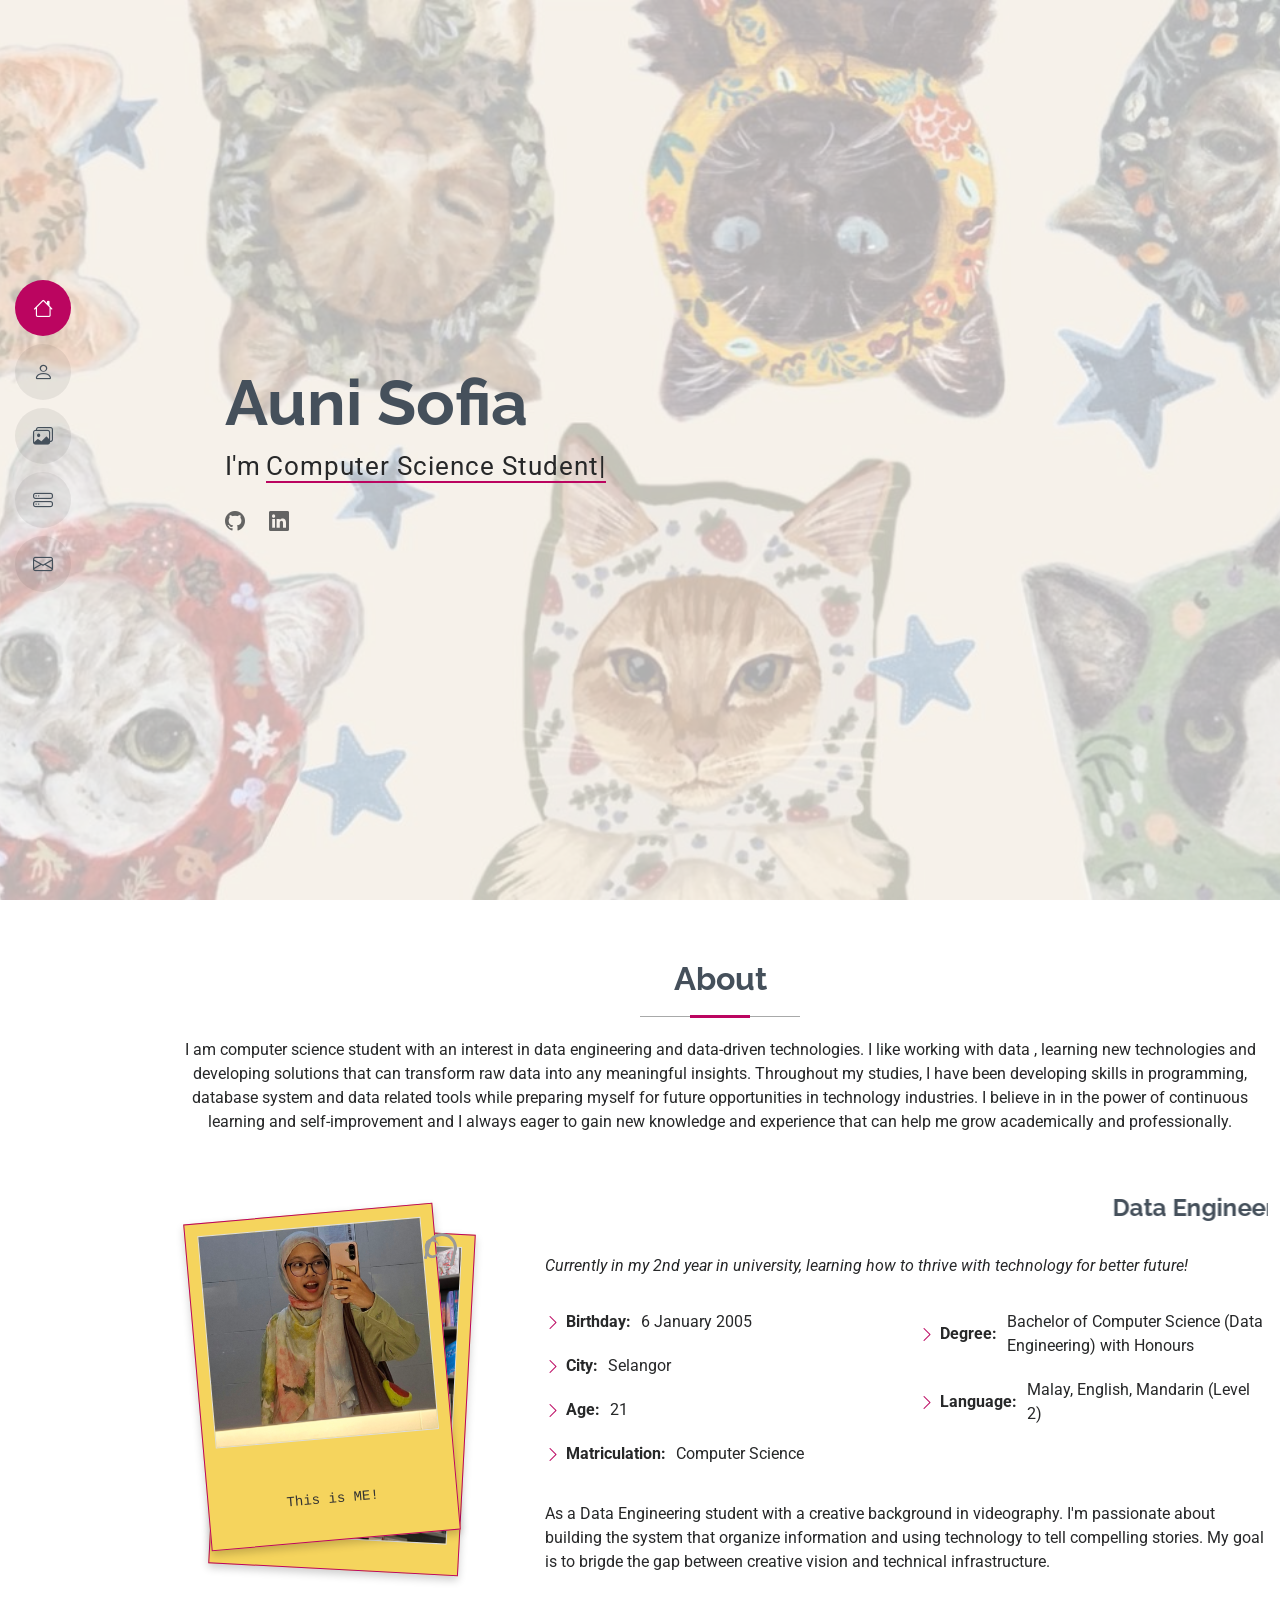
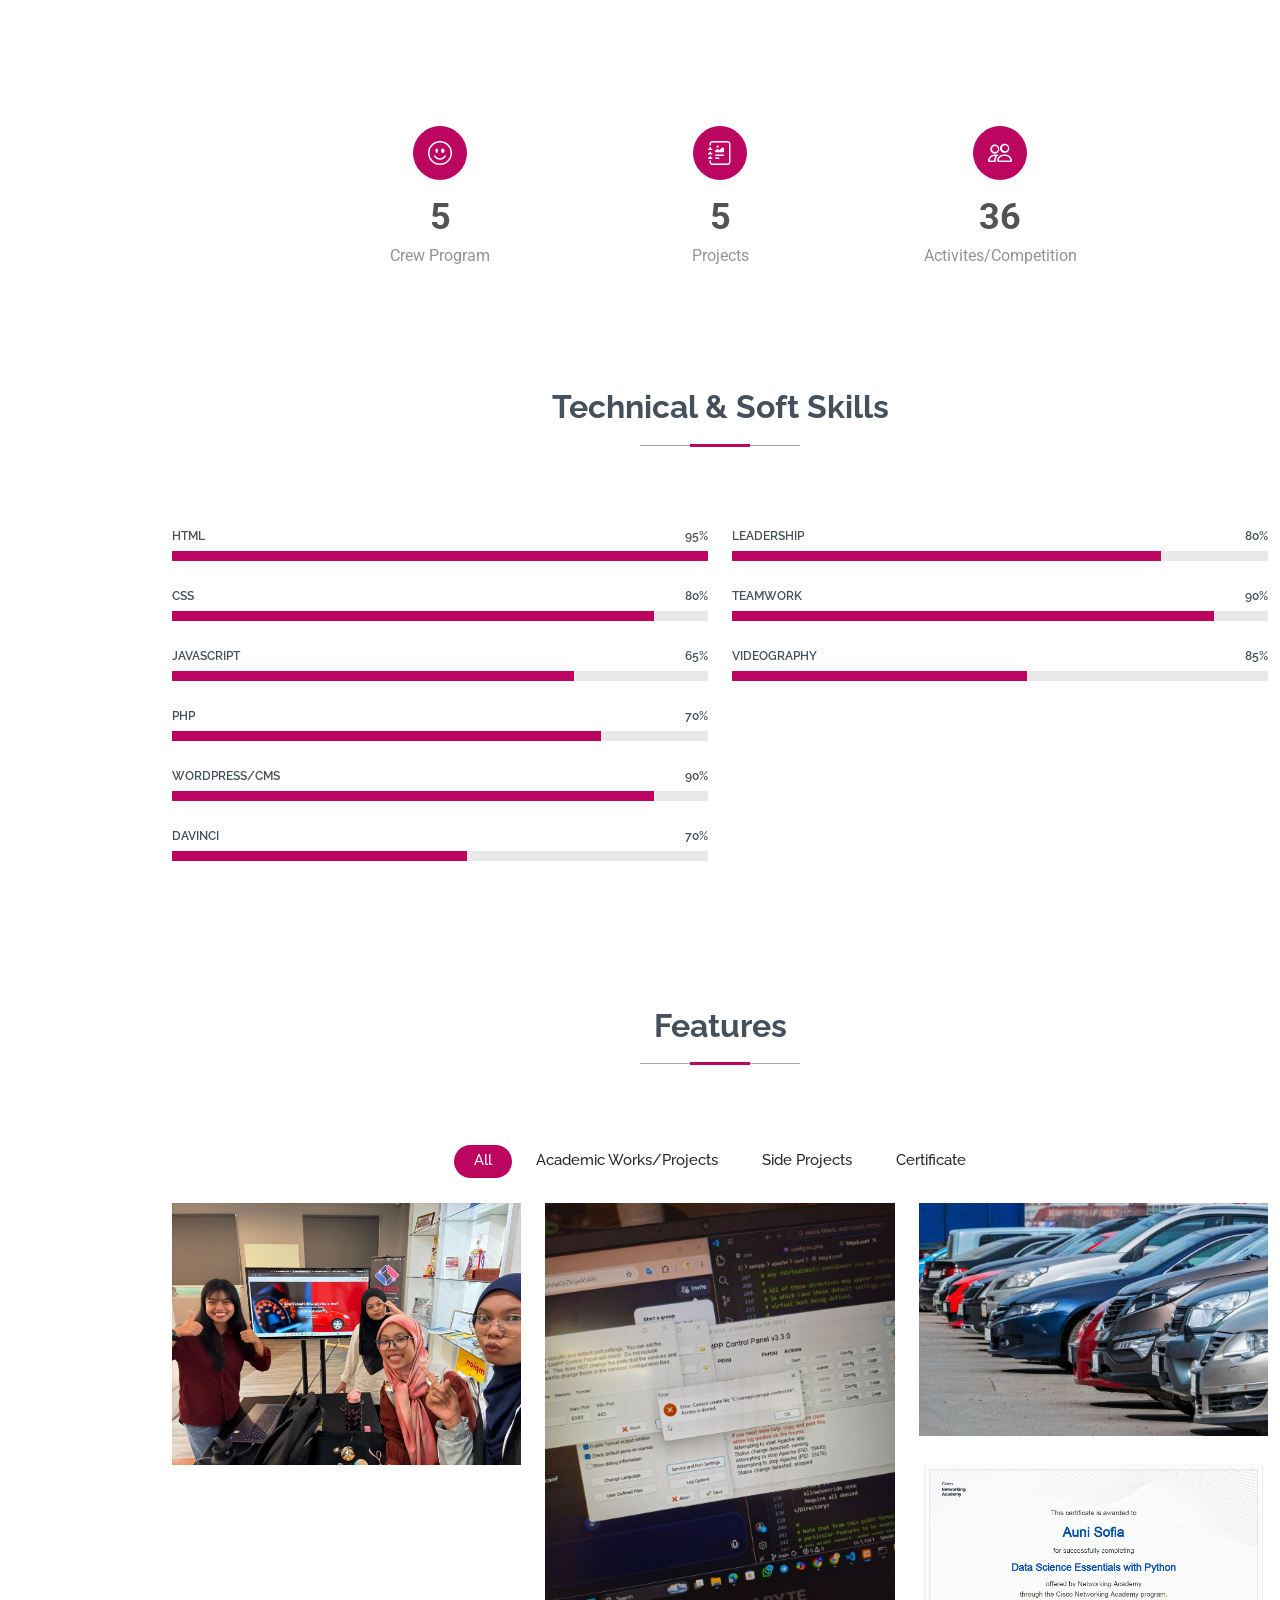
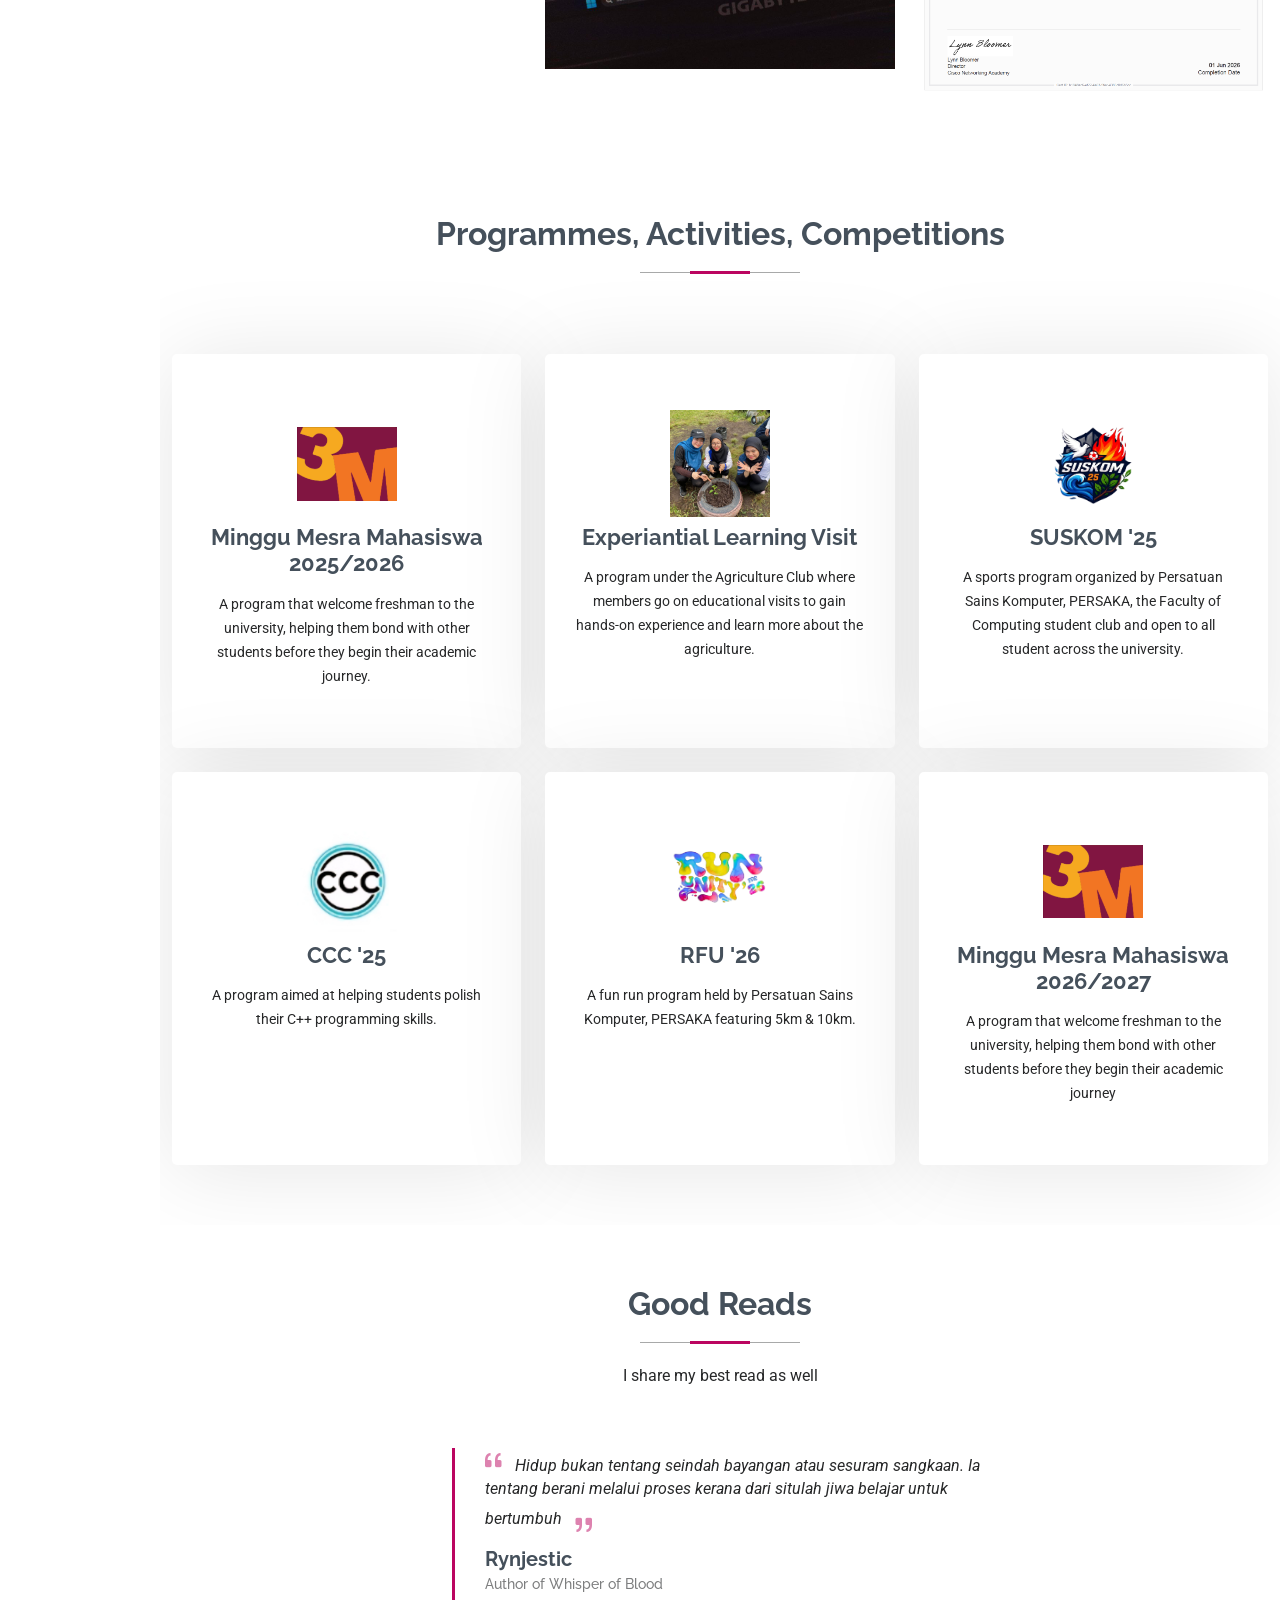
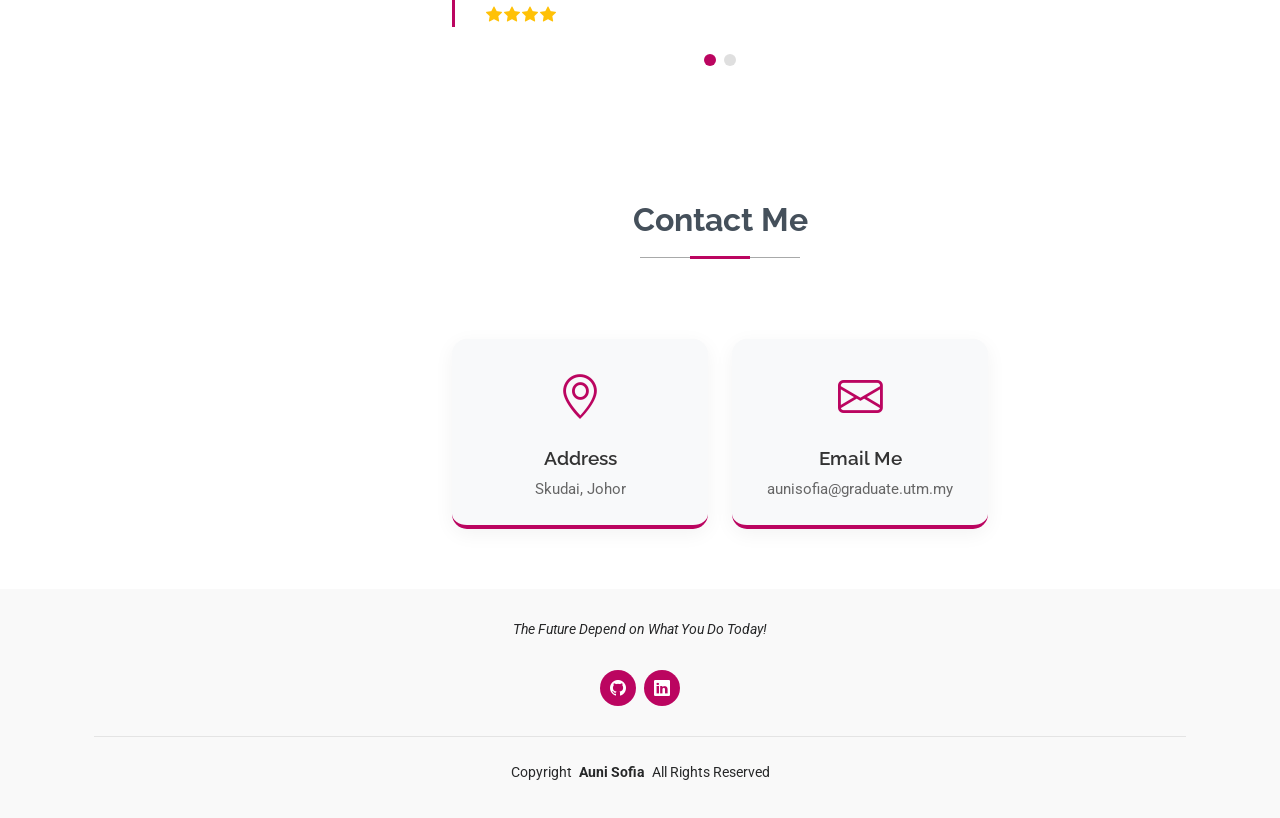
<file: index.html>
<!DOCTYPE html>
<html lang="en">

<head>
  <meta charset="utf-8">
  <meta content="width=device-width, initial-scale=1.0" name="viewport">
  <title>Auni Sofia Portfolio</title>
  <meta content="" name="description">
  <meta content="" name="keywords">

  <!-- Favicons -->
  <link href="assets/img/duckfavicon.png" rel="icon">
  <link href="assets/img/apple-touch-icon.png" rel="apple-touch-icon">

  <!-- Fonts -->
  <link href="https://fonts.googleapis.com" rel="preconnect">
  <link href="https://fonts.gstatic.com" rel="preconnect" crossorigin>
  <link href="https://fonts.googleapis.com/css2?family=Roboto:ital,wght@0,100;0,300;0,400;0,500;0,700;0,900;1,100;1,300;1,400;1,500;1,700;1,900&family=Poppins:ital,wght@0,100;0,200;0,300;0,400;0,500;0,600;0,700;0,800;0,900;1,100;1,200;1,300;1,400;1,500;1,600;1,700;1,800;1,900&family=Raleway:ital,wght@0,100;0,200;0,300;0,400;0,500;0,600;0,700;0,800;0,900;1,100;1,200;1,300;1,400;1,500;1,600;1,700;1,800;1,900&display=swap" rel="stylesheet">

  <!-- Vendor CSS Files -->
  <link href="assets/vendor/bootstrap/css/bootstrap.min.css" rel="stylesheet">
  <link href="assets/vendor/bootstrap-icons/bootstrap-icons.css" rel="stylesheet">
  <link href="assets/vendor/aos/aos.css" rel="stylesheet">
  <link href="assets/vendor/glightbox/css/glightbox.min.css" rel="stylesheet">
  <link href="assets/vendor/swiper/swiper-bundle.min.css" rel="stylesheet">

  <!-- Main CSS File -->
  <link href="assets/css/main.css" rel="stylesheet">

  <!-- =======================================================
  * Template Name: MyResume
  * Template URL: https://bootstrapmade.com/free-html-bootstrap-template-my-resume/
  * Updated: Jun 29 2024 with Bootstrap v5.3.3
  * Author: BootstrapMade.com
  * License: https://bootstrapmade.com/license/
  ======================================================== -->
</head>

<body class="index-page">

  <header id="header" class="header d-flex flex-column justify-content-center">

    <i class="header-toggle d-xl-none bi bi-list"></i>

    <nav id="navmenu" class="navmenu">
      <ul>
        <li><a href="#hero" class="active"><i class="bi bi-house navicon"></i><span>Home</span></a></li>
        <li><a href="#about"><i class="bi bi-person navicon"></i><span>About</span></a></li>

        <!-- <li><a href="#resume"><i class="bi bi-file-earmark-text navicon"></i><span>Resume</span></a></li> -->

        <li><a href="#portfolio"><i class="bi bi-images navicon"></i><span>Features</span></a></li>
        <li><a href="#services"><i class="bi bi-hdd-stack navicon"></i><span>Programs</span></a></li>
        <li><a href="#contact"><i class="bi bi-envelope navicon"></i><span>Contact</span></a></li>
      </ul>
    </nav>

  </header>

  <main class="main">

    <!-- Hero Section -->
    <section id="hero" class="hero section light-background">

      <img src="assets/img/Background.jpg" alt="">

      <div class="container" data-aos="zoom-out">
        <div class="row justify-content-center">
          <div class="col-lg-9">
            <h2>Auni Sofia</h2>
            <p>I'm <span class="typed" data-typed-items="Computer Science Student, Developer">Computer Science Student</span><span class="typed-cursor typed-cursor--blink" aria-hidden="true"></span></p>
            <div class="social-links">
              <a href="https://github.com/Aunisofia"><i class="bi bi-github"></i></a>
              <a href="https://www.linkedin.com/in/aunisofia05"><i class="bi bi-linkedin"></i></a>
            </div>
          </div>
        </div>
      </div>

    </section><!-- /Hero Section -->

    <!-- About Section -->
    <section id="about" class="about section">

      <!-- Section Title -->
      <div class="container section-title" data-aos="fade-up">
        <h2>About</h2>
        <p>I am computer science student with an interest in data engineering and data-driven technologies. I like working with data , learning new technologies and developing solutions that can transform raw data into any meaningful insights. 
          Throughout my studies, I have been developing skills in programming, database system and data related tools while preparing myself for future opportunities in technology industries. 
          I believe in in the power of continuous learning and self-improvement and I always eager to gain new knowledge and experience that can help me grow academically and professionally.</p>
      </div><!-- End Section Title -->

      <div class="container" data-aos="fade-up" data-aos-delay="100">

        <div class="row gy-4 justify-content-center">
          <div class="polaroid-stack">
            <div class="polaroid polaroid-1">
              <img src="assets/img/Auni2.jpg" alt="Ivonny Cyrena">
              <div class="polaroid-caption">This is ME!</div>
            </div>
            <div class="polaroid polaroid-2">
              <img src="assets/img/Auni1.jpg" alt="Ivonny Cyrena">
            </div>
            <!-- Paperclip -->
            <div class="paperclip"></div>
          </div>
          <div class="col-lg-8 content">
            <marquee behavior="scroll" direction="left">
              <h2>Data Engineering Student</h2>
            </marquee>
            <p class="fst-italic py-3">
              Currently in my 2nd year in university, learning how to thrive with technology for better future!
            </p>
            <div class="row">
              <div class="col-lg-6">
                <ul>
                  <li><i class="bi bi-chevron-right"></i> <strong>Birthday:</strong> <span>6 January 2005</span></li>
                  <li><i class="bi bi-chevron-right"></i> <strong>City:</strong> <span>Selangor</span></li>
                  <li><i class="bi bi-chevron-right"></i> <strong>Age:</strong> <span>21</span></li>
                  <li><i class="bi bi-chevron-right"></i> <strong>Matriculation:</strong> <span>Computer Science</span></li>
                </ul>
              </div>
              <div class="col-lg-6">
                <ul>
                  
                  <li><i class="bi bi-chevron-right"></i> <strong>Degree:</strong> <span>Bachelor of Computer Science (Data Engineering) with Honours</span></li>
                  <li><i class="bi bi-chevron-right"></i> <strong>Language:</strong> <span>Malay, English, Mandarin (Level 2)</span></li>
                </ul>
              </div>
            </div>
            <p class="py-3">
              As a Data Engineering student with a creative background in videography. I'm passionate about building the system that organize information and using technology to tell compelling stories.
              My goal is to brigde the gap between creative vision and technical infrastructure.
            </p>
          </div>
        </div>

      </div>

    </section><!-- /About Section -->

    <!-- Stats Section -->
    <section id="stats" class="stats section">

      <div class="container" data-aos="fade-up" data-aos-delay="100">

        <div class="row gy-4 justify-content-center">

          <div class="col-lg-3 col-md-6 d-flex flex-column align-items-center">
            <i class="bi bi-emoji-smile"></i>
            <div class="stats-item">
              <span data-purecounter-start="0" data-purecounter-end="7" data-purecounter-duration="1" class="purecounter"></span>
              <p>Crew Program</p>
            </div>
          </div><!-- End Stats Item -->

          <div class="col-lg-3 col-md-6 d-flex flex-column align-items-center">
            <i class="bi bi-journal-richtext"></i>
            <div class="stats-item">
              <span data-purecounter-start="0" data-purecounter-end="6" data-purecounter-duration="1" class="purecounter"></span>
              <p>Projects</p>
            </div>
          </div><!-- End Stats Item -->

          <div class="col-lg-3 col-md-6 d-flex flex-column align-items-center">
            <i class="bi bi-people"></i>
            <div class="stats-item">
              <span data-purecounter-start="0" data-purecounter-end="48" data-purecounter-duration="1" class="purecounter"></span>
              <p>Activites/Competition</p>
            </div>
          </div><!-- End Stats Item -->

        </div>

      </div>

    </section><!-- /Stats Section -->

    <!-- Skills Section -->
    <section id="skills" class="skills section">

      <!-- Section Title -->
      <div class="container section-title" data-aos="fade-up">
        <h2>Technical & Soft Skills</h2>
      </div><!-- End Section Title -->

      <div class="container" data-aos="fade-up" data-aos-delay="100">

        <div class="row skills-content skills-animation">

          <div class="col-lg-6">

            <div class="progress">
              <span class="skill"><span>HTML</span> <i class="val">95%</i></span>
              <div class="progress-bar-wrap">
                <div class="progress-bar" role="progressbar" aria-valuenow="100" aria-valuemin="0" aria-valuemax="100"></div>
              </div>
            </div><!-- End Skills Item -->

            <div class="progress">
              <span class="skill"><span>CSS</span> <i class="val">80%</i></span>
              <div class="progress-bar-wrap">
                <div class="progress-bar" role="progressbar" aria-valuenow="90" aria-valuemin="0" aria-valuemax="100"></div>
              </div>
            </div><!-- End Skills Item -->

            <div class="progress">
              <span class="skill"><span>JavaScript</span> <i class="val">65%</i></span>
              <div class="progress-bar-wrap">
                <div class="progress-bar" role="progressbar" aria-valuenow="75" aria-valuemin="0" aria-valuemax="100"></div>
              </div>
            </div><!-- End Skills Item -->

             <div class="progress">
              <span class="skill"><span>PHP</span> <i class="val">70%</i></span>
              <div class="progress-bar-wrap">
                <div class="progress-bar" role="progressbar" aria-valuenow="80" aria-valuemin="0" aria-valuemax="100"></div>
              </div>
            </div><!-- End Skills Item -->

            <div class="progress">
              <span class="skill"><span>WordPress/CMS</span> <i class="val">90%</i></span>
              <div class="progress-bar-wrap">
                <div class="progress-bar" role="progressbar" aria-valuenow="90" aria-valuemin="0" aria-valuemax="100"></div>
              </div>
            </div><!-- End Skills Item -->

            <div class="progress">
              <span class="skill"><span>DaVinci</span> <i class="val">70%</i></span>
              <div class="progress-bar-wrap">
                <div class="progress-bar" role="progressbar" aria-valuenow="55" aria-valuemin="0" aria-valuemax="100"></div>
              </div>
            </div><!-- End Skills Item -->

          </div>

          <div class="col-lg-6">

            <div class="progress">
              <span class="skill"><span>Leadership</span> <i class="val">80%</i></span>
              <div class="progress-bar-wrap">
                <div class="progress-bar" role="progressbar" aria-valuenow="80" aria-valuemin="0" aria-valuemax="100"></div>
              </div>
            </div><!-- End Skills Item -->

            <div class="progress">
              <span class="skill"><span>Teamwork</span> <i class="val">90%</i></span>
              <div class="progress-bar-wrap">
                <div class="progress-bar" role="progressbar" aria-valuenow="90" aria-valuemin="0" aria-valuemax="100"></div>
              </div>
            </div><!-- End Skills Item -->

            <div class="progress">
              <span class="skill"><span>Videography</span> <i class="val">85%</i></span>
              <div class="progress-bar-wrap">
                <div class="progress-bar" role="progressbar" aria-valuenow="55" aria-valuemin="0" aria-valuemax="100"></div>
              </div>
            </div><!-- End Skills Item -->

          </div>

        </div>

      </div>

    </section><!-- /Skills Section -->

    <!--
    <section id="resume" class="resume section">

      <div class="container section-title" data-aos="fade-up">
        <h2>Resume</h2>
        <a href="Resume/Resume Auni sofia binti abd rahman.pdf" target="_blank">Click here for full Resume</a>
      </div>

      <div class="container">

        <div class="row">

          <div class="col-lg-6" data-aos="fade-up" data-aos-delay="100">
            <h3 class="resume-title">Summary</h3>

            <div class="resume-item pb-0">
              <h4>Auni Sofia</h4>
              <p><em>Dedicated IT student seeking an internship...</em></p>
              <ul>
                <li>Selangor</li>
                <li>+60 139988051</li>
                <li>aunisofia@graduate.utm.my</li>
              </ul>
            </div>
          </div>
        </div>
      </div>
    </section>

    <h3 class="resume-title">Education</h3>
    <div class="resume-item">
      <h4>Bachelor of Computer Science (Data Engineering) with Honours</h4>
      <h5>2024 - Present</h5>
      <p><em>University Teknologi Malaysia, Johor Bahru</em></p>
    </div>

    <div class="resume-item">
      <h4>Computer Science</h4>
      <h5>2023 - 2024</h5>
      <p><em>Malacca Matriculation College</em></p>
    </div>

    <div class="col-lg-6" data-aos="fade-up" data-aos-delay="200">
      <h3 class="resume-title">Professional Experience</h3>
      <div class="resume-item">
        <h4>VEHICLE RENTAL WEB DEVELOPER</h4>
        <h5>2025 - 2026</h5>
        <p><em>Hasta Travels and Tours</em></p>
        <ul>
          <li>Collaborated with teammates to design, develop and deploy the full functional vehicle renting website...</li>
          <li>Build and maintained the database to securely store client, staff, booking and payment information...</li>
          <li>Produced detailed documentation and report such as Software Requirement Specification...</li>
          <li>Created presentations to showcase project progress and final deliverables...</li>
        </ul>
      </div>

      <div class="resume-item">
        <h4>STUDENT MANAGEMENT SYSTEM WEB DEVELOPER</h4>
        <h5>2026</h5>
        <p><em>Academic Project - System Development Technology</em></p>
        <ul>
          <li>Developed a web-based Student Management System using XAMPP, HTML, CSS, PHP and MySQL...</li>
          <li>Assisted administrator work in adding new student and staff...</li>
          <li>Implemented functionality for students to register for each course...</li>
          <li>Design and built a database to securely store student, staff, course and enrollment information.</li>
          <li>Produce supporting documentation for the future reference and maintenance.</li>
        </ul>
      </div>
    </div>
-->


    <!-- Portfolio Section -->
    <section id="portfolio" class="portfolio section">

      <!-- Section Title -->
      <div class="container section-title" data-aos="fade-up">
        <h2>Features</h2>
      </div><!-- End Section Title -->

      <div class="container">

        <div class="isotope-layout" data-default-filter="*" data-layout="masonry" data-sort="original-order">

          <ul class="portfolio-filters isotope-filters" data-aos="fade-up" data-aos-delay="100">
            <li data-filter="*" class="filter-active">All</li>
            <li data-filter=".filter-app">Academic Works/Projects</li>
            <li data-filter=".filter-product">Side Projects</li>
            <li data-filter=".filter-branding">Certificate</li>
          </ul><!-- End Portfolio Filters -->

          <div class="row gy-4 isotope-container" data-aos="fade-up" data-aos-delay="200">

            <div class="col-lg-4 col-md-6 portfolio-item isotope-item filter-app">
              <img src="assets/img/hasta/hasta2.jpg" class="img-fluid" alt="">
              <div class="portfolio-info">
                <h4>Vehicle Booking System</h4>
                <p>Hasta Travel and Tours</p>
                <a href="hasta.html" title="More Details" class="details-link"><i class="bi bi-link-45deg"></i></a>
              </div>
            </div><!-- End Portfolio Item -->

            <!--<div class="col-lg-4 col-md-6 portfolio-item isotope-item filter-product">
              <img src="assets/img/masonry-portfolio/masonry-portfolio-2.jpg" class="img-fluid" alt="">
              <div class="portfolio-info">
                <h4>Product 1</h4>
                <p>Lorem ipsum, dolor sit</p>
                <a href="assets/img/masonry-portfolio/masonry-portfolio-2.jpg" title="Product 1" data-gallery="portfolio-gallery-product" class="glightbox preview-link"><i class="bi bi-zoom-in"></i></a>
                <a href="portfolio-details.html" title="More Details" class="details-link"><i class="bi bi-link-45deg"></i></a>
              </div>
            </div> --><!-- End Portfolio Item -->

            <!--<div class="col-lg-4 col-md-6 portfolio-item isotope-item filter-branding">
              <img src="assets/img/masonry-portfolio/masonry-portfolio-3.jpg" class="img-fluid" alt="">
              <div class="portfolio-info">
                <h4>Branding 1</h4>
                <p>Lorem ipsum, dolor sit</p>
                <a href="assets/img/masonry-portfolio/masonry-portfolio-3.jpg" title="Branding 1" data-gallery="portfolio-gallery-branding" class="glightbox preview-link"><i class="bi bi-zoom-in"></i></a>
                <a href="portfolio-details.html" title="More Details" class="details-link"><i class="bi bi-link-45deg"></i></a>
              </div>
            </div> --><!-- End Portfolio Item -->

            <div class="col-lg-4 col-md-6 portfolio-item isotope-item filter-app">
              <img src="assets/img/sms/sms1.jpg" class="img-fluid" alt="">
              <div class="portfolio-info">
                <h4>Student Management System</h4>
                <p>System Development Technology</p>
                <a href="sms.html" title="More Details" class="details-link"><i class="bi bi-link-45deg"></i></a>
              </div>
            </div><!-- End Portfolio Item -->

            <div class="col-lg-4 col-md-6 portfolio-item isotope-item filter-app">
              <img src="assets/img/dapProject/usedcar1.jpg" class="img-fluid" alt="">
              <div class="portfolio-info">
                <h4>Used Car Price Prediction</h4>
                <p>Data Analytic Programming</p>
                <a href="dapProject.html" title="More Details" class="details-link"><i class="bi bi-link-45deg"></i></a>
              </div>
            </div><!-- End Portfolio Item -->

            <!--<div class="col-lg-4 col-md-6 portfolio-item isotope-item filter-product">
              <img src="assets/img/masonry-portfolio/masonry-portfolio-5.jpg" class="img-fluid" alt="">
              <div class="portfolio-info">
                <h4>Product 2</h4>
                <p>Lorem ipsum, dolor sit</p>
                <a href="assets/img/masonry-portfolio/masonry-portfolio-5.jpg" title="Product 2" data-gallery="portfolio-gallery-product" class="glightbox preview-link"><i class="bi bi-zoom-in"></i></a>
                <a href="portfolio-details.html" title="More Details" class="details-link"><i class="bi bi-link-45deg"></i></a>
              </div>
            </div> --><!-- End Portfolio Item -->

            <!--<div class="col-lg-4 col-md-6 portfolio-item isotope-item filter-branding">
              <img src="assets/img/masonry-portfolio/masonry-portfolio-6.jpg" class="img-fluid" alt="">
              <div class="portfolio-info">
                <h4>Branding 2</h4>
                <p>Lorem ipsum, dolor sit</p>
                <a href="assets/img/masonry-portfolio/masonry-portfolio-6.jpg" title="Branding 2" data-gallery="portfolio-gallery-branding" class="glightbox preview-link"><i class="bi bi-zoom-in"></i></a>
                <a href="portfolio-details.html" title="More Details" class="details-link"><i class="bi bi-link-45deg"></i></a>
              </div>
            </div> --><!-- End Portfolio Item -->

            <!--<div class="col-lg-4 col-md-6 portfolio-item isotope-item filter-app">
              <img src="assets/img/masonry-portfolio/masonry-portfolio-7.jpg" class="img-fluid" alt="">
              <div class="portfolio-info">
                <h4>App 3</h4>
                <p>Lorem ipsum, dolor sit</p>
                <a href="assets/img/masonry-portfolio/masonry-portfolio-7.jpg" title="App 3" data-gallery="portfolio-gallery-app" class="glightbox preview-link"><i class="bi bi-zoom-in"></i></a>
                <a href="portfolio-details.html" title="More Details" class="details-link"><i class="bi bi-link-45deg"></i></a>
              </div>
            </div> --><!-- End Portfolio Item -->

            <!--<div class="col-lg-4 col-md-6 portfolio-item isotope-item filter-product">
              <img src="assets/img/masonry-portfolio/masonry-portfolio-8.jpg" class="img-fluid" alt="">
              <div class="portfolio-info">
                <h4>Product 3</h4>
                <p>Lorem ipsum, dolor sit</p>
                <a href="assets/img/masonry-portfolio/masonry-portfolio-8.jpg" title="Product 3" data-gallery="portfolio-gallery-product" class="glightbox preview-link"><i class="bi bi-zoom-in"></i></a>
                <a href="portfolio-details.html" title="More Details" class="details-link"><i class="bi bi-link-45deg"></i></a>
              </div>
            </div> --><!-- End Portfolio Item -->

            <div class="col-lg-4 col-md-6 portfolio-item isotope-item filter-branding">
              <img src="assets/img/License%26Certificate/Screenshot%202026-07-29%20214131.png" class="img-fluid" alt="Data Science Certificate">
              <div class="portfolio-info">
                <h4>Data Science Essentials with Python</h4>
                <p>Data Analytic Programming</p>
              </div>
            </div><!-- End Portfolio Item -->

          </div><!-- End Portfolio Container -->

        </div>

      </div>

    </section><!-- /Portfolio Section -->

    <!-- Services Section -->
    <section id="services" class="services section">

      <!-- Section Title -->
      <div class="container section-title" data-aos="fade-up">
        <h2>Programmes, Activities, Competitions</h2>
      </div><!-- End Section Title -->

      <div class="container">

        <div class="row gy-4">

          <div class="col-lg-4 col-md-6" data-aos="fade-up" data-aos-delay="100">
            <div class="service-item item-cyan position-relative">
              <div class="icon">
                <img src="assets/img/logo3M.png" class="img-fluid" alt="">
              </div>
              <a href="3M2526.html" class="stretched-link">
                <h3>Minggu Mesra Mahasiswa 2025/2026</h3>
              </a>
              <p>A program that welcome freshman to the university, helping them bond with other students before they begin their academic journey.</p>
            </div>
          </div><!-- End Service Item -->

          <div class="col-lg-4 col-md-6" data-aos="fade-up" data-aos-delay="200">
            <div class="service-item item-orange position-relative">
              <div class="icon">
                <img src="assets/img/lawatanpertanianlogo.jpg" class="img-fluid" alt="">
              </div>
              <a href="experiantiallearning.html" class="stretched-link">
                <h3>Experiantial Learning Visit </h3>
              </a>
              <p>A program under the Agriculture Club where members go on educational visits to gain hands-on experience and learn more about the agriculture.</p>
            </div>
          </div><!-- End Service Item -->

          <div class="col-lg-4 col-md-6" data-aos="fade-up" data-aos-delay="300">
            <div class="service-item item-teal position-relative">
              <div class="icon">
                <img src="assets/img/logosuskom.png" class="img-fluid" alt="">
              </div>
              <a href="suskom25.html" class="stretched-link">
                <h3>SUSKOM '25</h3>
              </a>
              <p>A sports program organized by Persatuan Sains Komputer, PERSAKA, the Faculty of Computing student club and open to all student across the university.</p>
            </div>
          </div><!-- End Service Item -->

          <div class="col-lg-4 col-md-6" data-aos="fade-up" data-aos-delay="400">
            <div class="service-item item-red position-relative">
              <div class="icon">
               <img src="assets/img/logoccc.jpg" class="img-fluid" alt="">
              </div>
              <a href="#" class="stretched-link">
                <h3>CCC '25</h3>
              </a>
              <p>A program aimed at helping students polish their C++ programming skills.</p>
              <a href="ccc25.html" class="stretched-link"></a>
            </div>
          </div><!-- End Service Item -->

          <div class="col-lg-4 col-md-6" data-aos="fade-up" data-aos-delay="500">
            <div class="service-item item-indigo position-relative">
              <div class="icon">
                <img src="assets/img/logorfu.png" class="img-fluid" alt="">
              </div>
              <a href="#" class="stretched-link">
                <h3>RFU '26</h3>
              </a>
              <p>A fun run program held by Persatuan Sains Komputer, PERSAKA featuring 5km & 10km.</p>
              <a href="#" class="stretched-link"></a>
            </div>
          </div><!-- End Service Item -->

          <div class="col-lg-4 col-md-6" data-aos="fade-up" data-aos-delay="600">
            <div class="service-item item-pink position-relative">
              <div class="icon">
                <img src="assets/img/logo3M.png" class="img-fluid" alt="">
              </div>
              <a href="#" class="stretched-link">
                <h3>Minggu Mesra Mahasiswa 2026/2027</h3>
              </a>
              <p>A program that welcome freshman to the university, helping them bond with other students before they begin their academic journey</p>
              <a href="#" class="stretched-link"></a>
            </div>
          </div><!-- End Service Item -->

        </div>

      </div>

    </section><!-- /Services Section -->

    <!-- Testimonials Section -->
    <section id="testimonials" class="testimonials section">

      <!-- Section Title -->
      <div class="container section-title" data-aos="fade-up">
        <h2>Good Reads</h2>
        <p>I share my best read as well</p>
      </div><!-- End Section Title -->

      <div class="container" data-aos="fade-up" data-aos-delay="100">

        <div class="swiper init-swiper">
          <script type="application/json" class="swiper-config">
            {
              "loop": true,
              "speed": 600,
              "autoplay": {
                "delay": 5000
              },
              "slidesPerView": "auto",
              "pagination": {
                "el": ".swiper-pagination",
                "type": "bullets",
                "clickable": true
              }
            }
          </script>
          <div class="swiper-wrapper">

            <!-- <div class="swiper-slide">
              <div class="testimonial-item">
                <div class="row gy-4 justify-content-center">
                  <div class="col-lg-6">
                    <div class="testimonial-content">
                      <p>
                        <i class="bi bi-quote quote-icon-left"></i>
                        <span>Proin iaculis purus consequat sem cure digni ssim donec porttitora entum suscipit rhoncus. Accusantium quam, ultricies eget id, aliquam eget nibh et. Maecen aliquam, risus at semper.</span>
                        <i class="bi bi-quote quote-icon-right"></i>
                      </p>
                      <h3>Saul Goodman</h3>
                      <h4>Ceo &amp; Founder</h4>
                      <div class="stars">
                        <i class="bi bi-star-fill"></i><i class="bi bi-star-fill"></i><i class="bi bi-star-fill"></i><i class="bi bi-star-fill"></i><i class="bi bi-star-fill"></i>
                      </div>
                    </div>
                  </div>
                </div>
              </div>
            </div> --><!-- End testimonial item -->

            <!-- <div class="swiper-slide">
              <div class="testimonial-item">
                <div class="row gy-4 justify-content-center">
                  <div class="col-lg-6">
                    <div class="testimonial-content">
                      <p>
                        <i class="bi bi-quote quote-icon-left"></i>
                        <span>Export tempor illum tamen malis malis eram quae irure esse labore quem cillum quid cillum eram malis quorum velit fore eram velit sunt aliqua noster fugiat irure amet legam anim culpa.</span>
                        <i class="bi bi-quote quote-icon-right"></i>
                      </p>
                      <h3>Sara Wilsson</h3>
                      <h4>Designer</h4>
                      <div class="stars">
                        <i class="bi bi-star-fill"></i><i class="bi bi-star-fill"></i><i class="bi bi-star-fill"></i><i class="bi bi-star-fill"></i><i class="bi bi-star-fill"></i>
                      </div>
                    </div>
                  </div>
                </div>
              </div>
            </div> --><!-- End testimonial item -->

            <div class="swiper-slide">
              <div class="testimonial-item">
                <div class="row gy-4 justify-content-center">
                  <div class="col-lg-6">
                    <div class="testimonial-content">
                      <p>
                        <i class="bi bi-quote quote-icon-left"></i>
                        <span>Hidup bukan tentang seindah bayangan atau sesuram sangkaan. Ia tentang berani melalui proses kerana dari situlah jiwa belajar untuk bertumbuh</span>
                        <i class="bi bi-quote quote-icon-right"></i>
                      </p>
                      <h3>Rynjestic</h3>
                      <h4>Author of Whisper of Blood</h4>
                      <div class="stars">
                        <i class="bi bi-star-fill"></i><i class="bi bi-star-fill"></i><i class="bi bi-star-fill"></i><i class="bi bi-star-fill"></i></i>
                      </div>
                    </div>
                  </div>
                </div>
              </div>
            </div><!-- End testimonial item -->

            <div class="swiper-slide">
              <div class="testimonial-item">
                <div class="row gy-4 justify-content-center">
                  <div class="col-lg-6">
                    <div class="testimonial-content">
                      <p>
                        <i class="bi bi-quote quote-icon-left"></i>
                        <span>Ipul seorang pelajar pintar. Anak sepintar itu tidak patut dihukum oleh kemiskinan.</span>
                        <i class="bi bi-quote quote-icon-right"></i>
                      </p>
                      <h3>Aidil Ghazali</h3>
                      <h4>Author of Nasib Cikgu Sam Masuk Kampung</h4>
                      <div class="stars">
                        <i class="bi bi-star-fill"></i><i class="bi bi-star-fill"></i><i class="bi bi-star-fill"></i><i class="bi bi-star-fill"></i><i class="bi bi-star-fill"></i>
                      </div>
                    </div>
                  </div>
                </div>
              </div>
            </div><!-- End testimonial item -->

          </div>
          <div class="swiper-pagination"></div>
        </div>

      </div>

    </section><!-- /Testimonials Section -->

    <!-- Contact Section -->
        <section id="contact" class="contact section">
      <!-- Section Title -->
      <div class="container section-title" data-aos="fade-up">
        <h2>Contact Me</h2>
      </div><!-- End Section Title -->

      <div class="container" data-aos="fade" data-aos-delay="100">
        <div class="row justify-content-center g-4">  <!-- g-4 untuk gap antara items -->
          
          <!-- Info Item 1: Address -->
          <div class="col-lg-3 col-md-6" data-aos="fade-up" data-aos-delay="200">
            <div class="info-item-horizontal text-center">
              <i class="bi bi-geo-alt"></i>
              <h3>Address</h3>
              <p>Skudai, Johor</p>
            </div>
          </div><!-- End Info Item -->

          <!-- 
          <div class="col-lg-3 col-md-6" data-aos="fade-up" data-aos-delay="300">
            <div class="info-item-horizontal text-center">
              <i class="bi bi-telephone"></i>
              <h3>Call Me</h3>
              <p>+60 139988051</p>
            </div>
          </div>
          -->
        
          <!-- Info Item 3: Email Me -->
          <div class="col-lg-3 col-md-6" data-aos="fade-up" data-aos-delay="400">
            <div class="info-item-horizontal text-center">
              <i class="bi bi-envelope"></i>
              <h3>Email Me</h3>
              <p>aunisofia@graduate.utm.my</p>
            </div>
          </div><!-- End Info Item -->

        </div>
      </div>
    </section><!-- /Contact Section -->

    <style>
    /* Style untuk horizontal contact items */
    .info-item-horizontal {
      background: #f8f9fa;
      padding: 25px 15px;
      border-radius: 15px;
      box-shadow: 0 5px 20px rgba(0,0,0,0.05);
      transition: all 0.3s ease;
      height: 100%;
      border-bottom: 4px solid #bb0560; /* Pink LED touch */
    }

    .info-item-horizontal:hover {
      transform: translateY(-8px);
      box-shadow: 0 15px 30px rgba(255,105,180,0.15);
    }

    .info-item-horizontal i {
      font-size: 2.8rem;
      color: #bb0560;
      margin-bottom: 15px;
      display: inline-block;
    }

    .info-item-horizontal h3 {
      font-size: 1.2rem;
      font-weight: 600;
      margin-bottom: 8px;
      color: #333;
    }

    .info-item-horizontal p {
      font-size: 0.95rem;
      color: #666;
      margin-bottom: 0;
      word-break: break-word;
    }

    /* Responsive untuk mobile */
    @media (max-width: 768px) {
      .info-item-horizontal {
        margin-bottom: 20px;
      }
    }
    </style>

  </main>

  <footer id="footer" class="footer position-relative light-background">
    <div class="container">
      <p>The Future Depend on What You Do Today!</p>
      <div class="social-links d-flex justify-content-center">
        <a href="https://github.com/Aunisofia"><i class="bi bi-github"></i></a>
        <a href="https://www.linkedin.com/in/aunisofia05"><i class="bi bi-linkedin"></i></a>
      </div>
      <div class="container">
        <div class="copyright">
          <span>Copyright</span> <strong class="px-1 sitename">Auni Sofia</strong> <span>All Rights Reserved</span>
        </div>
        <div class="credits">
          <!-- All the links in the footer should remain intact. -->
          <!-- You can delete the links only if you've purchased the pro version. -->
          <!-- Licensing information: https://bootstrapmade.com/license/ -->
          <!-- Purchase the pro version with working PHP/AJAX contact form: [buy-url] -->
          <!-- Designed by <a href="https://bootstrapmade.com/">BootstrapMade</a> Distribuited by <a href="https://themewagon.com">ThemeWagon</a> -->
        </div>
      </div>
    </div>
  </footer>

  <!-- Scroll Top -->
  <a href="#" id="scroll-top" class="scroll-top d-flex align-items-center justify-content-center"><i class="bi bi-arrow-up-short"></i></a>

  <!-- Preloader -->
  <div id="preloader"></div>

  <!-- Vendor JS Files -->
  <script src="assets/vendor/bootstrap/js/bootstrap.bundle.min.js"></script>
  <script src="assets/vendor/php-email-form/validate.js"></script>
  <script src="assets/vendor/aos/aos.js"></script>
  <script src="assets/vendor/typed.js/typed.umd.js"></script>
  <script src="assets/vendor/purecounter/purecounter_vanilla.js"></script>
  <script src="assets/vendor/waypoints/noframework.waypoints.js"></script>
  <script src="assets/vendor/glightbox/js/glightbox.min.js"></script>
  <script src="assets/vendor/imagesloaded/imagesloaded.pkgd.min.js"></script>
  <script src="assets/vendor/isotope-layout/isotope.pkgd.min.js"></script>
  <script src="assets/vendor/swiper/swiper-bundle.min.js"></script>

  <!-- Main JS File -->
  <script src="assets/js/main.js"></script>

</body>

</html>
</file>
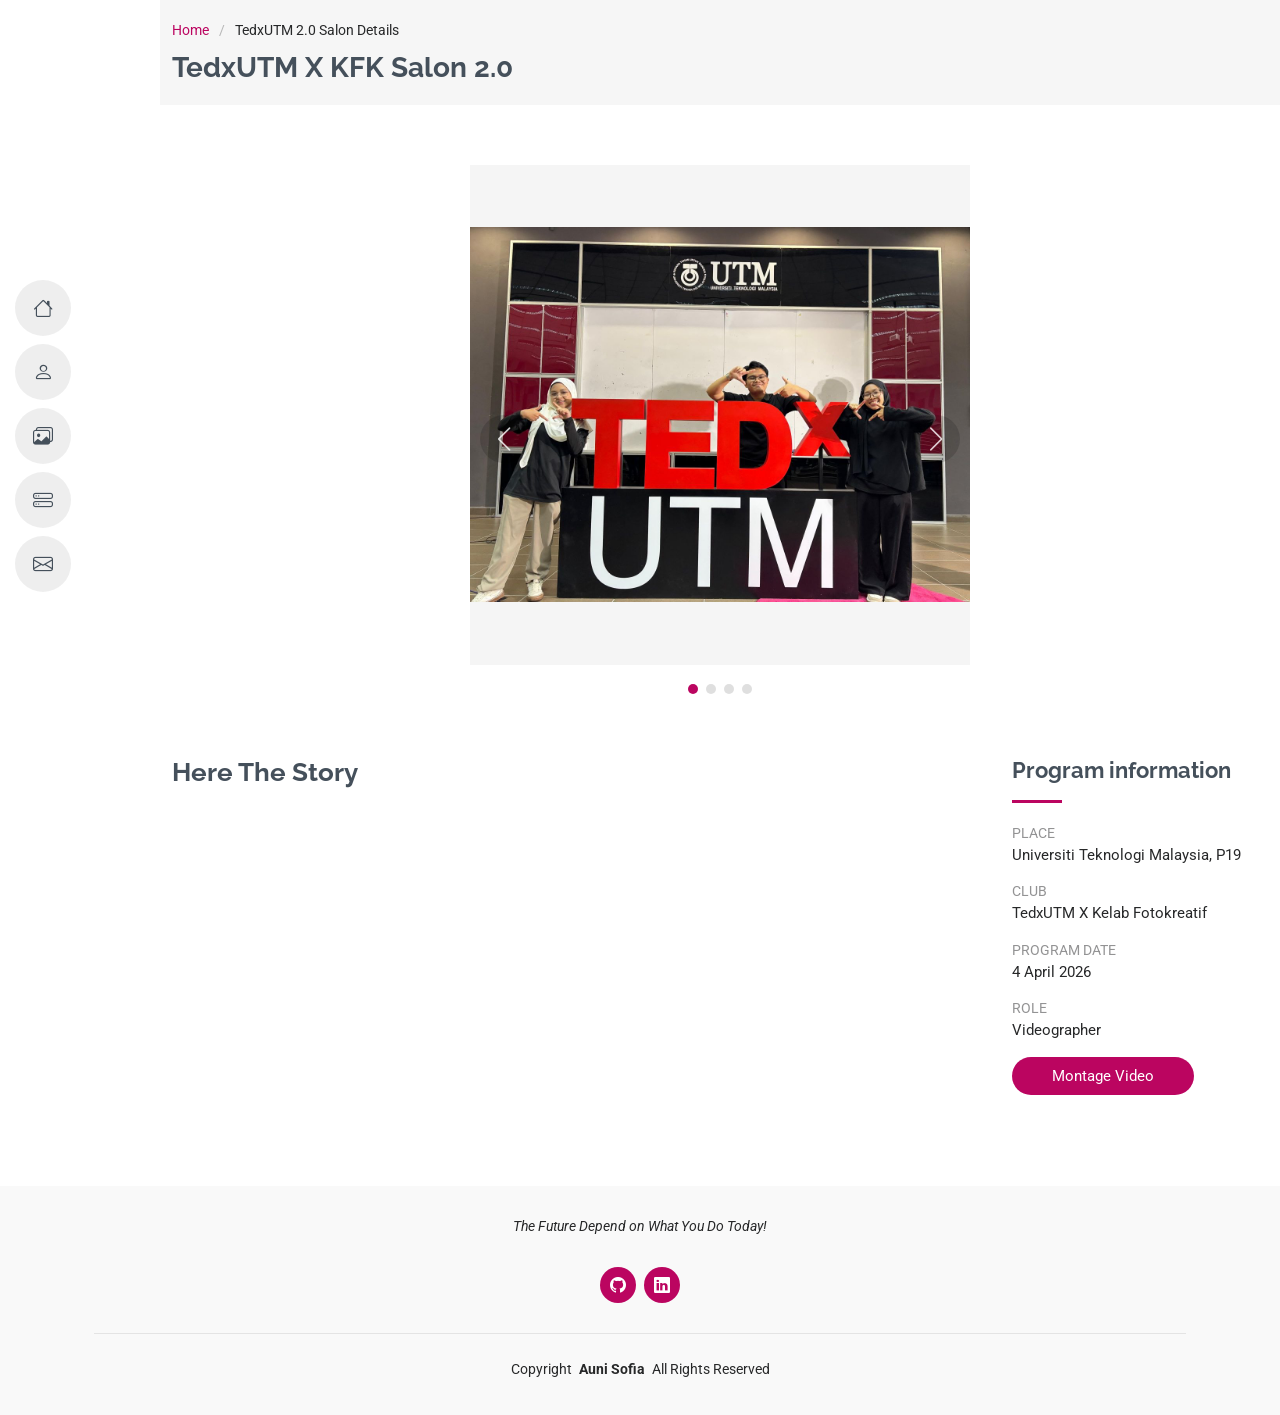
<file: ccc25.html>
<!DOCTYPE html>
<html lang="en">

<head>
  <meta charset="utf-8">
  <meta content="width=device-width, initial-scale=1.0" name="viewport">
  <title>TedxUTM X KFK</title>
  <meta content="" name="description">
  <meta content="" name="keywords">

  <!-- Favicons -->
  <link href="assets/img/duckfavicon.png" rel="icon">
  <link href="assets/img/apple-touch-icon.png" rel="apple-touch-icon">

  <!-- Fonts -->
  <link href="https://fonts.googleapis.com" rel="preconnect">
  <link href="https://fonts.gstatic.com" rel="preconnect" crossorigin>
  <link href="https://fonts.googleapis.com/css2?family=Roboto:ital,wght@0,100;0,300;0,400;0,500;0,700;0,900;1,100;1,300;1,400;1,500;1,700;1,900&family=Poppins:ital,wght@0,100;0,200;0,300;0,400;0,500;0,600;0,700;0,800;0,900;1,100;1,200;1,300;1,400;1,500;1,600;1,700;1,800;1,900&family=Raleway:ital,wght@0,100;0,200;0,300;0,400;0,500;0,600;0,700;0,800;0,900;1,100;1,200;1,300;1,400;1,500;1,600;1,700;1,800;1,900&display=swap" rel="stylesheet">

  <!-- Vendor CSS Files -->
  <link href="assets/vendor/bootstrap/css/bootstrap.min.css" rel="stylesheet">
  <link href="assets/vendor/bootstrap-icons/bootstrap-icons.css" rel="stylesheet">
  <link href="assets/vendor/aos/aos.css" rel="stylesheet">
  <link href="assets/vendor/glightbox/css/glightbox.min.css" rel="stylesheet">
  <link href="assets/vendor/swiper/swiper-bundle.min.css" rel="stylesheet">

  <!-- Main CSS File -->
  <link href="assets/css/main.css" rel="stylesheet">

  <!-- =======================================================
  * Template Name: MyResume
  * Template URL: https://bootstrapmade.com/free-html-bootstrap-template-my-resume/
  * Updated: Jun 29 2024 with Bootstrap v5.3.3
  * Author: BootstrapMade.com
  * License: https://bootstrapmade.com/license/
  ======================================================== -->
</head>

<body class="portfolio-details-page">

  <header id="header" class="header d-flex flex-column justify-content-center">

    <i class="header-toggle d-xl-none bi bi-list"></i>

    <nav id="navmenu" class="navmenu">
      <ul>
        <li><a href="index.html"><i class="bi bi-house navicon"></i><span>Home</span></a></li>
        <li><a href="index.html"><i class="bi bi-person navicon"></i><span>About</span></a></li>

        <!-- <li><a href="#resume"><i class="bi bi-file-earmark-text navicon"></i><span>Resume</span></a></li> -->

        <li><a href="index.html"><i class="bi bi-images navicon"></i><span>Features</span></a></li>
        <li><a href="index.html"><i class="bi bi-hdd-stack navicon"></i><span>Programs</span></a></li>
        <li><a href="index.html"><i class="bi bi-envelope navicon"></i><span>Contact</span></a></li>
      </ul>
    </nav>

  </header>

  <main class="main">

    <!-- Page Title -->
    <div class="page-title" data-aos="fade">
      <div class="container">
        <nav class="breadcrumbs">
          <ol>
            <li><a href="index.html">Home</a></li>
            <li class="current">TedxUTM 2.0 Salon Details</li>
          </ol>
        </nav>
        <h1>TedxUTM X KFK Salon 2.0</h1>
      </div>
    </div><!-- End Page Title -->

    <!-- Portfolio Details Section -->
    <section id="portfolio-details" class="portfolio-details section">

      <div class="container" data-aos="fade-up">

        <div class="portfolio-details-slider swiper init-swiper">
          <script type="application/json" class="swiper-config">
            {
              "loop": true,
              "speed": 600,
              "autoplay": {
                "delay": 5000
              },
              "slidesPerView": "auto",
              "navigation": {
                "nextEl": ".swiper-button-next",
                "prevEl": ".swiper-button-prev"
              },
              "pagination": {
                "el": ".swiper-pagination",
                "type": "bullets",
                "clickable": true
              }
            }
          </script>
          <div class="swiper-wrapper align-items-center">

            <div class="swiper-slide">
              <img src="assets/img/tedxkfk/ted1.jpg" alt="">
            </div>

            <div class="swiper-slide">
              <img src="assets/img/tedxkfk/ted2.jpg" alt="">
            </div>

            <div class="swiper-slide">
              <img src="assets/img/tedxkfk/ted3.jpg" alt="">
            </div>

            <div class="swiper-slide">
              <img src="assets/img/tedxkfk/ted4.jpg" alt="">
            </div>

          </div>
          <div class="swiper-button-prev"></div>
          <div class="swiper-button-next"></div>
          <div class="swiper-pagination"></div>
        </div>

        <div class="row justify-content-between gy-4 mt-4">

          <div class="col-lg-8" data-aos="fade-up">
            <div class="portfolio-description">
              <h2>Here The Story</h2>
              <p>
                
              </p>
              <p>
                
              </p>

              <p>
                
              </p>

              <p>
                
              </p>

              <h3></h3>
              <p>
              </p>

            </div>
          </div>

          <div class="col-lg-3" data-aos="fade-up" data-aos-delay="100">
            <div class="portfolio-info">
              <h3>Program information</h3>
              <ul>
                <li><strong>PLACE</strong> Universiti Teknologi Malaysia, P19</li>
                <li><strong>CLUB</strong> TedxUTM X Kelab Fotokreatif</li>
                <li><strong>PROGRAM DATE</strong> 4 April 2026</li>
                <li><strong>ROLE</strong> Videographer</li>
                <li><a href="https://www.instagram.com/reel/DXEUwxEkmPa/?igsh=dGY2dWFuemxtaXV4" class="btn-visit align-self-start">Montage Video</a></li>
              </ul>
            </div>
          </div>

        </div>

      </div>

    </section><!-- /Portfolio Details Section -->

  </main>

  <footer id="footer" class="footer position-relative light-background">
    <div class="container">
      <p>The Future Depend on What You Do Today!</p>
      <div class="social-links d-flex justify-content-center">
        <a href="https://github.com/Aunisofia"><i class="bi bi-github"></i></a>
        <a href="https://www.linkedin.com/in/aunisofia05"><i class="bi bi-linkedin"></i></a>
      </div>
      <div class="container">
        <div class="copyright">
          <span>Copyright</span> <strong class="px-1 sitename">Auni Sofia</strong> <span>All Rights Reserved</span>
        </div>
        <div class="credits">
          <!-- All the links in the footer should remain intact. -->
          <!-- You can delete the links only if you've purchased the pro version. -->
          <!-- Licensing information: https://bootstrapmade.com/license/ -->
          <!-- Purchase the pro version with working PHP/AJAX contact form: [buy-url] -->
          <!-- Designed by <a href="https://bootstrapmade.com/">BootstrapMade</a> Distribuited by <a href="https://themewagon.com">ThemeWagon</a> -->
        </div>
      </div>
    </div>
  </footer>

  <!-- Scroll Top -->
  <a href="#" id="scroll-top" class="scroll-top d-flex align-items-center justify-content-center"><i class="bi bi-arrow-up-short"></i></a>

  <!-- Preloader -->
  <div id="preloader"></div>

  <!-- Vendor JS Files -->
  <script src="assets/vendor/bootstrap/js/bootstrap.bundle.min.js"></script>
  <script src="assets/vendor/php-email-form/validate.js"></script>
  <script src="assets/vendor/aos/aos.js"></script>
  <script src="assets/vendor/typed.js/typed.umd.js"></script>
  <script src="assets/vendor/purecounter/purecounter_vanilla.js"></script>
  <script src="assets/vendor/waypoints/noframework.waypoints.js"></script>
  <script src="assets/vendor/glightbox/js/glightbox.min.js"></script>
  <script src="assets/vendor/imagesloaded/imagesloaded.pkgd.min.js"></script>
  <script src="assets/vendor/isotope-layout/isotope.pkgd.min.js"></script>
  <script src="assets/vendor/swiper/swiper-bundle.min.js"></script>

  <!-- Main JS File -->
  <script src="assets/js/main.js"></script>

</body>

</html>
</file>
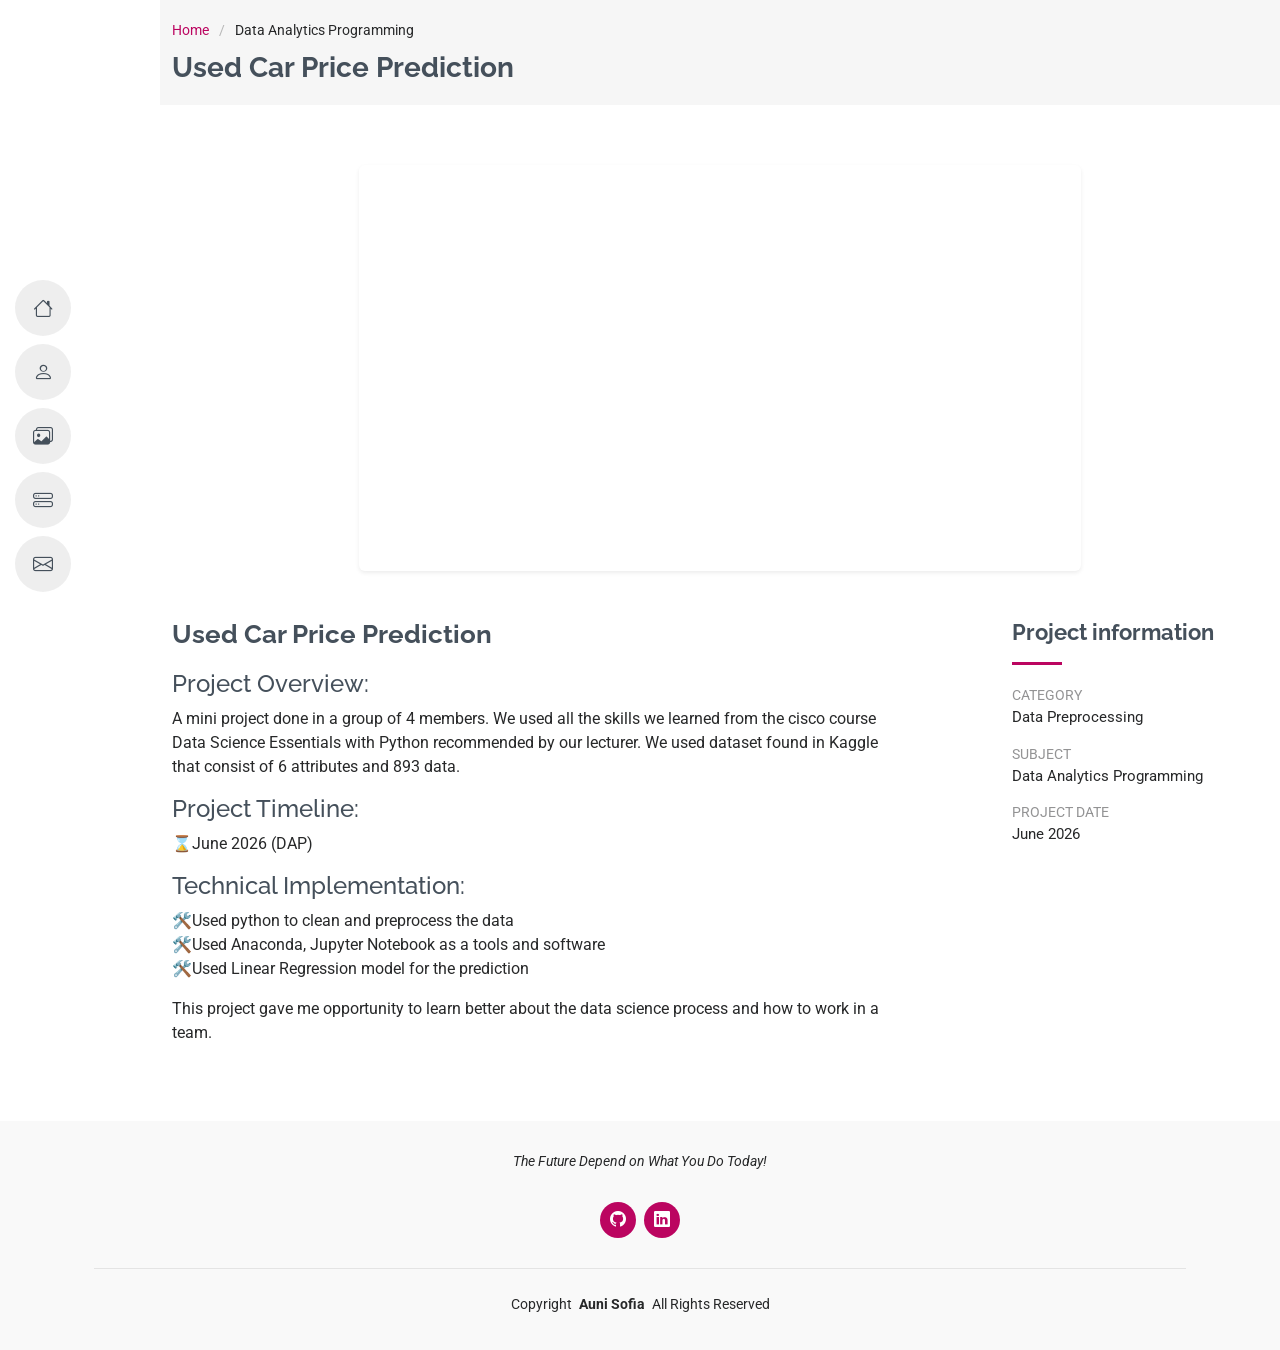
<file: dapProject.html>
<!DOCTYPE html>
<html lang="en">

<head>
  <meta charset="utf-8">
  <meta content="width=device-width, initial-scale=1.0" name="viewport">
  <title>Student Management System</title>
  <meta content="" name="description">
  <meta content="" name="keywords">

  <!-- Favicons -->
  <link href="assets/img/duckfavicon.png" rel="icon">
  <link href="assets/img/apple-touch-icon.png" rel="apple-touch-icon">

  <!-- Fonts -->
  <link href="https://fonts.googleapis.com" rel="preconnect">
  <link href="https://fonts.gstatic.com" rel="preconnect" crossorigin>
  <link href="https://fonts.googleapis.com/css2?family=Roboto:ital,wght@0,100;0,300;0,400;0,500;0,700;0,900;1,100;1,300;1,400;1,500;1,700;1,900&family=Poppins:ital,wght@0,100;0,200;0,300;0,400;0,500;0,600;0,700;0,800;0,900;1,100;1,200;1,300;1,400;1,500;1,600;1,700;1,800;1,900&family=Raleway:ital,wght@0,100;0,200;0,300;0,400;0,500;0,600;0,700;0,800;0,900;1,100;1,200;1,300;1,400;1,500;1,600;1,700;1,800;1,900&display=swap" rel="stylesheet">

  <!-- Vendor CSS Files -->
  <link href="assets/vendor/bootstrap/css/bootstrap.min.css" rel="stylesheet">
  <link href="assets/vendor/bootstrap-icons/bootstrap-icons.css" rel="stylesheet">
  <link href="assets/vendor/aos/aos.css" rel="stylesheet">
  <link href="assets/vendor/glightbox/css/glightbox.min.css" rel="stylesheet">
  <link href="assets/vendor/swiper/swiper-bundle.min.css" rel="stylesheet">

  <!-- Main CSS File -->
  <link href="assets/css/main.css" rel="stylesheet">

  <!-- =======================================================
  * Template Name: MyResume
  * Template URL: https://bootstrapmade.com/free-html-bootstrap-template-my-resume/
  * Updated: Jun 29 2024 with Bootstrap v5.3.3
  * Author: BootstrapMade.com
  * License: https://bootstrapmade.com/license/
  ======================================================== -->
</head>

<body class="portfolio-details-page">

  <header id="header" class="header d-flex flex-column justify-content-center">

    <i class="header-toggle d-xl-none bi bi-list"></i>

    <nav id="navmenu" class="navmenu">
      <ul>
        <li><a href="index.html"><i class="bi bi-house navicon"></i><span>Home</span></a></li>
        <li><a href="index.html"><i class="bi bi-person navicon"></i><span>About</span></a></li>

        <!-- <li><a href="#resume"><i class="bi bi-file-earmark-text navicon"></i><span>Resume</span></a></li> -->

        <li><a href="index.html"><i class="bi bi-images navicon"></i><span>Features</span></a></li>
        <li><a href="index.html"><i class="bi bi-hdd-stack navicon"></i><span>Programs</span></a></li>
        <li><a href="index.html"><i class="bi bi-envelope navicon"></i><span>Contact</span></a></li>
      </ul>
    </nav>

  </header>

  <main class="main">

    <!-- Page Title -->
    <div class="page-title" data-aos="fade">
      <div class="container">
        <nav class="breadcrumbs">
          <ol>
            <li><a href="index.html">Home</a></li>
            <li class="current">Data Analytics Programming</li>
          </ol>
        </nav>
        <h1>Used Car Price Prediction</h1>
      </div>
    </div><!-- End Page Title -->

    <!-- Portfolio Details Section -->
    <section id="portfolio-details" class="portfolio-details section">

      <div class="container" data-aos="fade-up">

        <!-- PDF Slide Presentation Viewer (Centered & Scaled Down) -->
        <div class="row justify-content-center mb-4">
        <div class="col-lg-8 col-md-10">
            <div class="ratio ratio-16x9 shadow-sm rounded overflow-hidden">
            <iframe src="presentation/Presentation%20Group%20Rimberio%20Mini%20Project%20Used%20Car%20Price%20Prediction.pdf#toolbar=0&navpanes=0" type="application/pdf" class="w-100 h-100" style="border: none;">
                <p>Your browser does not support inline PDFs. <a href="presentation/Presentation%20Group%20Rimberio%20Mini%20Project%20Used%20Car%20Price%20Prediction.pdf" target="_blank">Click here to download the presentation.</a></p>
            </iframe>
            </div>
        </div>
        </div>

        <div class="row justify-content-between gy-4 mt-4">

          <div class="col-lg-8" data-aos="fade-up">
            <div class="portfolio-description">
              <h2>Used Car Price Prediction </h2>

              <h4>Project Overview:</h4>
              <p>
                A mini project done in a group of 4 members. We used all the skills we learned from the cisco course Data Science Essentials with Python recommended by our lecturer. We used dataset found in Kaggle that consist of 
                6 attributes and 893 data.
              </p>

              <h4>Project Timeline:</h4>
              <p>
                ⌛June 2026 (DAP) <br>
              </p>

              <h4>Technical Implementation:</h4>
              <p>
                🛠️Used python to clean and preprocess the data <br>
                🛠️Used Anaconda, Jupyter Notebook as a tools and software <br>
                🛠️Used Linear Regression model for the prediction <br>
              </p>

              <p>
                This project gave me opportunity to learn better about the data science process and how to work in a team. 
              </p>

            </div>
          </div>

          <div class="col-lg-3" data-aos="fade-up" data-aos-delay="100">
            <div class="portfolio-info">
              <h3>Project information</h3>
              <ul>
                <li><strong>Category</strong>Data Preprocessing</li>
                <li><strong>Subject</strong> Data Analytics Programming</li>
                <li><strong>Project date</strong> June 2026</li>
              </ul>
            </div>
          </div>

        </div>

      </div>

    </section><!-- /Portfolio Details Section -->

  </main>

  <footer id="footer" class="footer position-relative light-background">
    <div class="container">
      <p>The Future Depend on What You Do Today!</p>
      <div class="social-links d-flex justify-content-center">
        <a href="https://github.com/Aunisofia"><i class="bi bi-github"></i></a>
        <a href="https://www.linkedin.com/in/aunisofia05"><i class="bi bi-linkedin"></i></a>
      </div>
      <div class="container">
        <div class="copyright">
          <span>Copyright</span> <strong class="px-1 sitename">Auni Sofia</strong> <span>All Rights Reserved</span>
        </div>
        <div class="credits">
          <!-- All the links in the footer should remain intact. -->
          <!-- You can delete the links only if you've purchased the pro version. -->
          <!-- Licensing information: https://bootstrapmade.com/license/ -->
          <!-- Designed by BootstrapMade Distributed by ThemeWagon -->
        </div>
      </div>
    </div>
  </footer>

  <!-- Scroll Top -->
  <a href="#" id="scroll-top" class="scroll-top d-flex align-items-center justify-content-center"><i class="bi bi-arrow-up-short"></i></a>

  <!-- Preloader -->
  <div id="preloader"></div>

  <!-- Vendor JS Files -->
  <script src="assets/vendor/bootstrap/js/bootstrap.bundle.min.js"></script>
  <script src="assets/vendor/php-email-form/validate.js"></script>
  <script src="assets/vendor/aos/aos.js"></script>
  <script src="assets/vendor/typed.js/typed.umd.js"></script>
  <script src="assets/vendor/purecounter/purecounter_vanilla.js"></script>
  <script src="assets/vendor/waypoints/noframework.waypoints.js"></script>
  <script src="assets/vendor/glightbox/js/glightbox.min.js"></script>
  <script src="assets/vendor/imagesloaded/imagesloaded.pkgd.min.js"></script>
  <script src="assets/vendor/isotope-layout/isotope.pkgd.min.js"></script>
  <script src="assets/vendor/swiper/swiper-bundle.min.js"></script>

  <!-- Main JS File -->
  <script src="assets/js/main.js"></script>

</body>

</html>
</file>
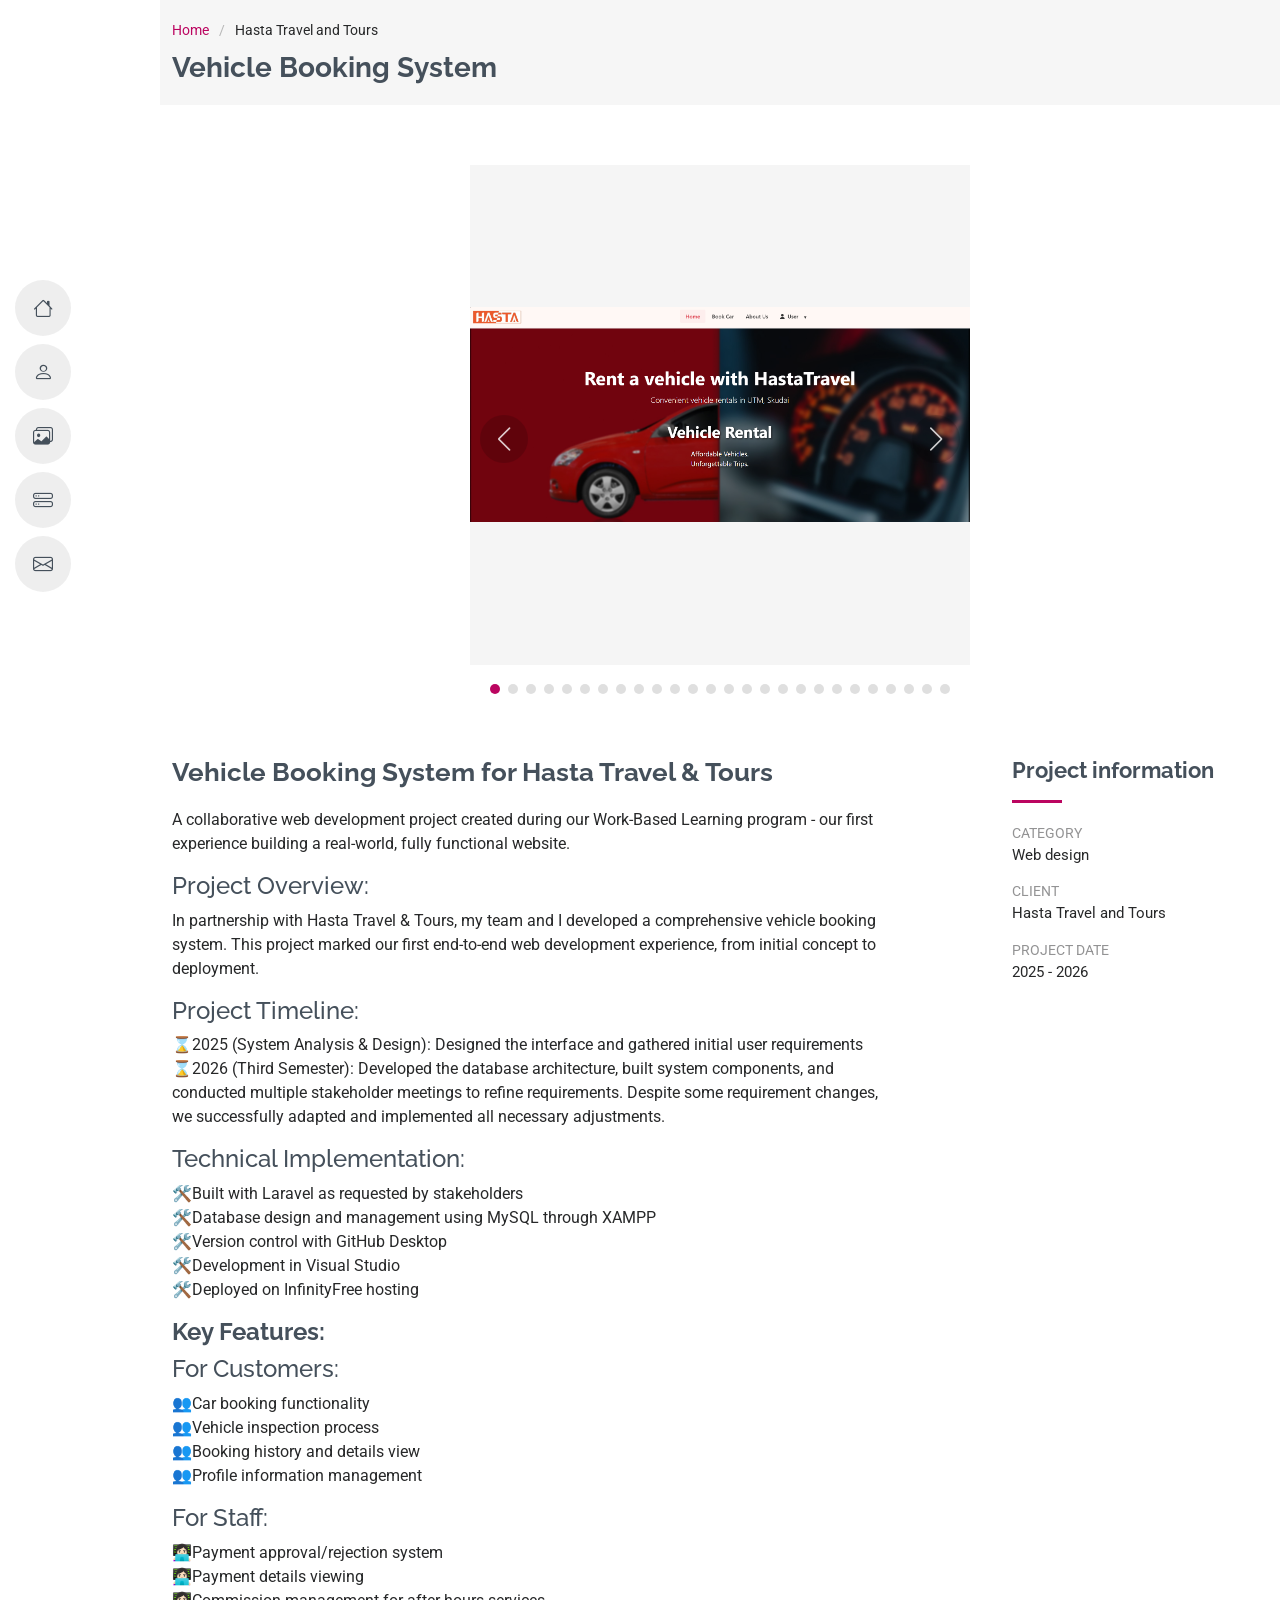
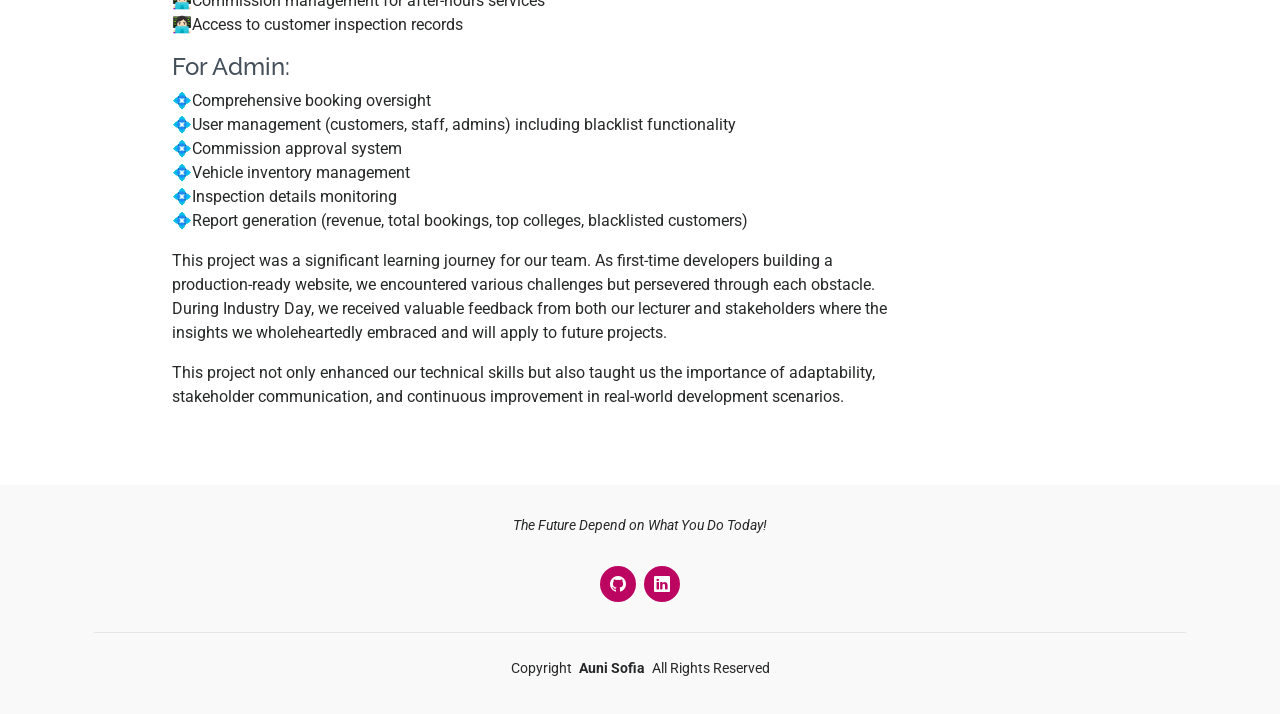
<file: hasta.html>
<!DOCTYPE html>
<html lang="en">

<head>
  <meta charset="utf-8">
  <meta content="width=device-width, initial-scale=1.0" name="viewport">
  <title>Vehicle Booking System</title>
  <meta content="" name="description">
  <meta content="" name="keywords">

  <!-- Favicons -->
  <link href="assets/img/duckfavicon.png" rel="icon">
  <link href="assets/img/apple-touch-icon.png" rel="apple-touch-icon">

  <!-- Fonts -->
  <link href="https://fonts.googleapis.com" rel="preconnect">
  <link href="https://fonts.gstatic.com" rel="preconnect" crossorigin>
  <link href="https://fonts.googleapis.com/css2?family=Roboto:ital,wght@0,100;0,300;0,400;0,500;0,700;0,900;1,100;1,300;1,400;1,500;1,700;1,900&family=Poppins:ital,wght@0,100;0,200;0,300;0,400;0,500;0,600;0,700;0,800;0,900;1,100;1,200;1,300;1,400;1,500;1,600;1,700;1,800;1,900&family=Raleway:ital,wght@0,100;0,200;0,300;0,400;0,500;0,600;0,700;0,800;0,900;1,100;1,200;1,300;1,400;1,500;1,600;1,700;1,800;1,900&display=swap" rel="stylesheet">

  <!-- Vendor CSS Files -->
  <link href="assets/vendor/bootstrap/css/bootstrap.min.css" rel="stylesheet">
  <link href="assets/vendor/bootstrap-icons/bootstrap-icons.css" rel="stylesheet">
  <link href="assets/vendor/aos/aos.css" rel="stylesheet">
  <link href="assets/vendor/glightbox/css/glightbox.min.css" rel="stylesheet">
  <link href="assets/vendor/swiper/swiper-bundle.min.css" rel="stylesheet">

  <!-- Main CSS File -->
  <link href="assets/css/main.css" rel="stylesheet">

  <!-- =======================================================
  * Template Name: MyResume
  * Template URL: https://bootstrapmade.com/free-html-bootstrap-template-my-resume/
  * Updated: Jun 29 2024 with Bootstrap v5.3.3
  * Author: BootstrapMade.com
  * License: https://bootstrapmade.com/license/
  ======================================================== -->
</head>

<body class="portfolio-details-page">

  <header id="header" class="header d-flex flex-column justify-content-center">

    <i class="header-toggle d-xl-none bi bi-list"></i>

    <nav id="navmenu" class="navmenu">
      <ul>
        <li><a href="index.html"><i class="bi bi-house navicon"></i><span>Home</span></a></li>
        <li><a href="index.html"><i class="bi bi-person navicon"></i><span>About</span></a></li>

        <!-- <li><a href="#resume"><i class="bi bi-file-earmark-text navicon"></i><span>Resume</span></a></li> -->
         
        <li><a href="index.html"><i class="bi bi-images navicon"></i><span>Features</span></a></li>
        <li><a href="index.html"><i class="bi bi-hdd-stack navicon"></i><span>Programs</span></a></li>
        <li><a href="index.html"><i class="bi bi-envelope navicon"></i><span>Contact</span></a></li>
      </ul>
    </nav>

  </header>

  <main class="main">

    <!-- Page Title -->
    <div class="page-title" data-aos="fade">
      <div class="container">
        <nav class="breadcrumbs">
          <ol>
            <li><a href="index.html">Home</a></li>
            <li class="current">Hasta Travel and Tours</li>
          </ol>
        </nav>
        <h1>Vehicle Booking System</h1>
      </div>
    </div><!-- End Page Title -->

    <!-- Portfolio Details Section -->
    <section id="portfolio-details" class="portfolio-details section">

      <div class="container" data-aos="fade-up">

        <div class="portfolio-details-slider swiper init-swiper">
          <script type="application/json" class="swiper-config">
            {
              "loop": true,
              "speed": 600,
              "autoplay": {
                "delay": 5000
              },
              "slidesPerView": "auto",
              "navigation": {
                "nextEl": ".swiper-button-next",
                "prevEl": ".swiper-button-prev"
              },
              "pagination": {
                "el": ".swiper-pagination",
                "type": "bullets",
                "clickable": true
              }
            }
          </script>
          <div class="swiper-wrapper align-items-center">

            <div class="swiper-slide">
              <img src="assets/img/hasta/h1.png" alt="">
            </div>

            <div class="swiper-slide">
              <img src="assets/img/hasta/h2.png" alt="">
            </div>

            <div class="swiper-slide">
              <img src="assets/img/hasta/h3.png" alt="">
            </div>

            <div class="swiper-slide">
              <img src="assets/img/hasta/h4.png" alt="">
            </div>

            <div class="swiper-slide">
              <img src="assets/img/hasta/h5.png" alt="">
            </div>

            <div class="swiper-slide">
              <img src="assets/img/hasta/h6.png" alt="">
            </div>

            <div class="swiper-slide">
              <img src="assets/img/hasta/h7.png" alt="">
            </div>

            <div class="swiper-slide">
              <img src="assets/img/hasta/h8.png" alt="">
            </div>

            <div class="swiper-slide">
              <img src="assets/img/hasta/h9.png" alt="">
            </div>

            <div class="swiper-slide">
              <img src="assets/img/hasta/h10.png" alt="">
            </div>

            <div class="swiper-slide">
              <img src="assets/img/hasta/h11.png" alt="">
            </div>

            <div class="swiper-slide">
              <img src="assets/img/hasta/h12.png" alt="">
            </div>

            <div class="swiper-slide">
              <img src="assets/img/hasta/h13.png" alt="">
            </div>

            <div class="swiper-slide">
              <img src="assets/img/hasta/h14.png" alt="">
            </div>

            <div class="swiper-slide">
              <img src="assets/img/hasta/h15.png" alt="">
            </div>

            <div class="swiper-slide">
              <img src="assets/img/hasta/h16.png" alt="">
            </div>

            <div class="swiper-slide">
              <img src="assets/img/hasta/h17.png" alt="">
            </div>

            <div class="swiper-slide">
              <img src="assets/img/hasta/h18.png" alt="">
            </div>

            <div class="swiper-slide">
              <img src="assets/img/hasta/h19.png" alt="">
            </div>

            <div class="swiper-slide">
              <img src="assets/img/hasta/h20.png" alt="">
            </div>

            <div class="swiper-slide">
              <img src="assets/img/hasta/h21.png" alt="">
            </div>

            <div class="swiper-slide">
              <img src="assets/img/hasta/h22.png" alt="">
            </div>

            <div class="swiper-slide">
              <img src="assets/img/hasta/h23.png" alt="">
            </div>

            <div class="swiper-slide">
              <img src="assets/img/hasta/h24.png" alt="">
            </div>

            <div class="swiper-slide">
              <img src="assets/img/hasta/h25.png" alt="">
            </div>

            <div class="swiper-slide">
              <img src="assets/img/hasta/h26.png" alt="">
            </div>

          </div>
          <div class="swiper-button-prev"></div>
          <div class="swiper-button-next"></div>
          <div class="swiper-pagination"></div>
        </div>

        <div class="row justify-content-between gy-4 mt-4">

          <div class="col-lg-8" data-aos="fade-up">
            <div class="portfolio-description">
              <h2>Vehicle Booking System for Hasta Travel & Tours</h2>
              <p>
                A collaborative web development project created during our Work-Based Learning program - our first experience building a real-world, fully functional website.
              </p>

              <h4>Project Overview:</h4>
              <p>
                In partnership with Hasta Travel & Tours, my team and I developed a comprehensive vehicle booking system. This project marked our first end-to-end web development experience, from initial concept to deployment.
              </p>

              <h4>Project Timeline:</h4>
              <p>
                ⌛2025 (System Analysis & Design): Designed the interface and gathered initial user requirements <br>
                ⌛2026 (Third Semester): Developed the database architecture, built system components, and conducted multiple stakeholder meetings to refine requirements. 
                   Despite some requirement changes, we successfully adapted and implemented all necessary adjustments.
              </p>

              <h4>Technical Implementation:</h4>
              <p>
                🛠️Built with Laravel as requested by stakeholders <br>
                🛠️Database design and management using MySQL through XAMPP <br>
                🛠️Version control with GitHub Desktop <br>
                🛠️Development in Visual Studio <br>
                🛠️Deployed on InfinityFree hosting <br>
              </p>

              <h4><b>Key Features:</b></h4>
              <h4>For Customers:</h4>
              <p>
                👥Car booking functionality <br>
                👥Vehicle inspection process <br>
                👥Booking history and details view <br>
                👥Profile information management <br>
              </p>

              <h4>For Staff:</h4>
              <p>
                👩🏻‍💻Payment approval/rejection system <br>
                👩🏻‍💻Payment details viewing <br>
                👩🏻‍💻Commission management for after-hours services <br>
                👩🏻‍💻Access to customer inspection records <br>
              </p>

              <h4>For Admin:</h4>
              <p>
                💠Comprehensive booking oversight <br>
                💠User management (customers, staff, admins) including blacklist functionality <br>
                💠Commission approval system <br>
                💠Vehicle inventory management <br>
                💠Inspection details monitoring <br>
                💠Report generation (revenue, total bookings, top colleges, blacklisted customers) <br>
              </p>

              <p>
                This project was a significant learning journey for our team. As first-time developers building a production-ready website, we encountered various challenges but persevered through each obstacle. 
                During Industry Day, we received valuable feedback from both our lecturer and stakeholders where the insights we wholeheartedly embraced and will apply to future projects.
              </p>

              <p>
                This project not only enhanced our technical skills but also taught us the importance of adaptability, stakeholder communication, and continuous improvement in real-world development scenarios.
              </p>

            </div>
          </div>

          <div class="col-lg-3" data-aos="fade-up" data-aos-delay="100">
            <div class="portfolio-info">
              <h3>Project information</h3>
              <ul>
                <li><strong>Category</strong> Web design</li>
                <li><strong>Client</strong> Hasta Travel and Tours</li>
                <li><strong>Project date</strong> 2025 - 2026</li>
              </ul>
            </div>
          </div>

        </div>

      </div>

    </section><!-- /Portfolio Details Section -->

  </main>

  <footer id="footer" class="footer position-relative light-background">
    <div class="container">
      <p>The Future Depend on What You Do Today!</p>
      <div class="social-links d-flex justify-content-center">
        <a href="https://github.com/Aunisofia"><i class="bi bi-github"></i></a>
        <a href="https://www.linkedin.com/in/aunisofia05"><i class="bi bi-linkedin"></i></a>
      </div>
      <div class="container">
        <div class="copyright">
          <span>Copyright</span> <strong class="px-1 sitename">Auni Sofia</strong> <span>All Rights Reserved</span>
        </div>
        <div class="credits">
          <!-- All the links in the footer should remain intact. -->
          <!-- You can delete the links only if you've purchased the pro version. -->
          <!-- Licensing information: https://bootstrapmade.com/license/ -->
          <!-- Purchase the pro version with working PHP/AJAX contact form: [buy-url] -->
          <!--Designed by <a href="https://bootstrapmade.com/">BootstrapMade</a> Distribuited by <a href="https://themewagon.com">ThemeWagon</a> -->
        </div>
      </div>
    </div>
  </footer>

  <!-- Scroll Top -->
  <a href="#" id="scroll-top" class="scroll-top d-flex align-items-center justify-content-center"><i class="bi bi-arrow-up-short"></i></a>

  <!-- Preloader -->
  <div id="preloader"></div>

  <!-- Vendor JS Files -->
  <script src="assets/vendor/bootstrap/js/bootstrap.bundle.min.js"></script>
  <script src="assets/vendor/php-email-form/validate.js"></script>
  <script src="assets/vendor/aos/aos.js"></script>
  <script src="assets/vendor/typed.js/typed.umd.js"></script>
  <script src="assets/vendor/purecounter/purecounter_vanilla.js"></script>
  <script src="assets/vendor/waypoints/noframework.waypoints.js"></script>
  <script src="assets/vendor/glightbox/js/glightbox.min.js"></script>
  <script src="assets/vendor/imagesloaded/imagesloaded.pkgd.min.js"></script>
  <script src="assets/vendor/isotope-layout/isotope.pkgd.min.js"></script>
  <script src="assets/vendor/swiper/swiper-bundle.min.js"></script>

  <!-- Main JS File -->
  <script src="assets/js/main.js"></script>

</body>

</html>
</file>
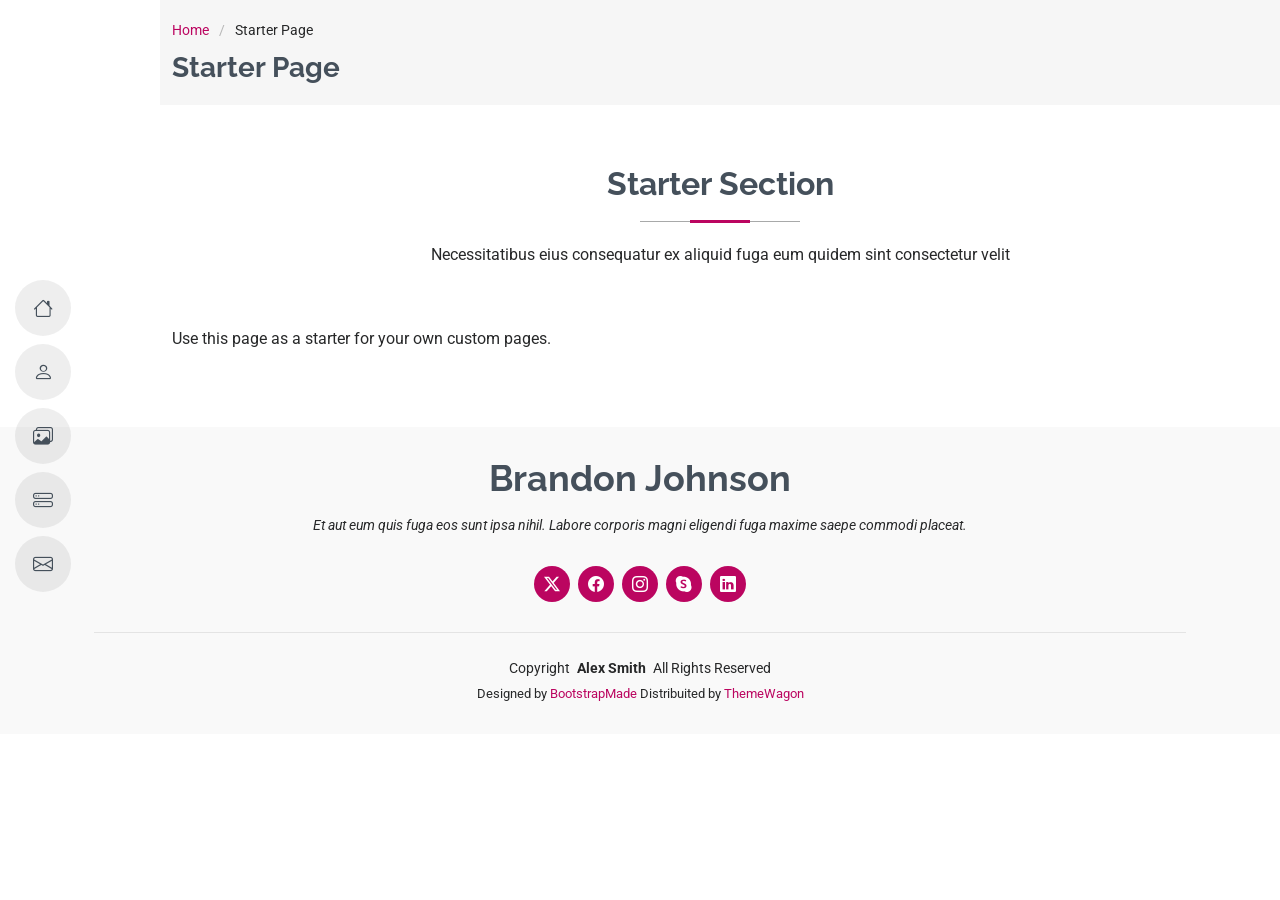
<file: starter-page.html>
<!DOCTYPE html>
<html lang="en">

<head>
  <meta charset="utf-8">
  <meta content="width=device-width, initial-scale=1.0" name="viewport">
  <title>Starter Page - MyResume Bootstrap Template</title>
  <meta content="" name="description">
  <meta content="" name="keywords">

  <!-- Favicons -->
  <link href="assets/img/favicon.png" rel="icon">
  <link href="assets/img/apple-touch-icon.png" rel="apple-touch-icon">

  <!-- Fonts -->
  <link href="https://fonts.googleapis.com" rel="preconnect">
  <link href="https://fonts.gstatic.com" rel="preconnect" crossorigin>
  <link href="https://fonts.googleapis.com/css2?family=Roboto:ital,wght@0,100;0,300;0,400;0,500;0,700;0,900;1,100;1,300;1,400;1,500;1,700;1,900&family=Poppins:ital,wght@0,100;0,200;0,300;0,400;0,500;0,600;0,700;0,800;0,900;1,100;1,200;1,300;1,400;1,500;1,600;1,700;1,800;1,900&family=Raleway:ital,wght@0,100;0,200;0,300;0,400;0,500;0,600;0,700;0,800;0,900;1,100;1,200;1,300;1,400;1,500;1,600;1,700;1,800;1,900&display=swap" rel="stylesheet">

  <!-- Vendor CSS Files -->
  <link href="assets/vendor/bootstrap/css/bootstrap.min.css" rel="stylesheet">
  <link href="assets/vendor/bootstrap-icons/bootstrap-icons.css" rel="stylesheet">
  <link href="assets/vendor/aos/aos.css" rel="stylesheet">
  <link href="assets/vendor/glightbox/css/glightbox.min.css" rel="stylesheet">
  <link href="assets/vendor/swiper/swiper-bundle.min.css" rel="stylesheet">

  <!-- Main CSS File -->
  <link href="assets/css/main.css" rel="stylesheet">

  <!-- =======================================================
  * Template Name: MyResume
  * Template URL: https://bootstrapmade.com/free-html-bootstrap-template-my-resume/
  * Updated: Jun 29 2024 with Bootstrap v5.3.3
  * Author: BootstrapMade.com
  * License: https://bootstrapmade.com/license/
  ======================================================== -->
</head>

<body class="starter-page-page">

  <header id="header" class="header d-flex flex-column justify-content-center">

    <i class="header-toggle d-xl-none bi bi-list"></i>

    <nav id="navmenu" class="navmenu">
      <ul>
        <li><a href="#hero"><i class="bi bi-house navicon"></i><span>Home</span></a></li>
        <li><a href="#about"><i class="bi bi-person navicon"></i><span>About</span></a></li>

        <!-- <li><a href="#resume"><i class="bi bi-file-earmark-text navicon"></i><span>Resume</span></a></li> -->
         
        <li><a href="#portfolio"><i class="bi bi-images navicon"></i><span>Portfolio</span></a></li>
        <li><a href="#services"><i class="bi bi-hdd-stack navicon"></i><span>Services</span></a></li>
        <li><a href="#contact"><i class="bi bi-envelope navicon"></i><span>Contact</span></a></li>
      </ul>
    </nav>

  </header>

  <main class="main">

    <!-- Page Title -->
    <div class="page-title" data-aos="fade">
      <div class="container">
        <nav class="breadcrumbs">
          <ol>
            <li><a href="index.html">Home</a></li>
            <li class="current">Starter Page</li>
          </ol>
        </nav>
        <h1>Starter Page</h1>
      </div>
    </div><!-- End Page Title -->

    <!-- Starter Section Section -->
    <section id="starter-section" class="starter-section section">

      <!-- Section Title -->
      <div class="container section-title" data-aos="fade-up">
        <h2>Starter Section</h2>
        <p>Necessitatibus eius consequatur ex aliquid fuga eum quidem sint consectetur velit</p>
      </div><!-- End Section Title -->

      <div class="container" data-aos="fade-up">
        <p>Use this page as a starter for your own custom pages.</p>
      </div>

    </section><!-- /Starter Section Section -->

  </main>

  <footer id="footer" class="footer position-relative light-background">
    <div class="container">
      <h3 class="sitename">Brandon Johnson</h3>
      <p>Et aut eum quis fuga eos sunt ipsa nihil. Labore corporis magni eligendi fuga maxime saepe commodi placeat.</p>
      <div class="social-links d-flex justify-content-center">
        <a href=""><i class="bi bi-twitter-x"></i></a>
        <a href=""><i class="bi bi-facebook"></i></a>
        <a href=""><i class="bi bi-instagram"></i></a>
        <a href=""><i class="bi bi-skype"></i></a>
        <a href=""><i class="bi bi-linkedin"></i></a>
      </div>
      <div class="container">
        <div class="copyright">
          <span>Copyright</span> <strong class="px-1 sitename">Alex Smith</strong> <span>All Rights Reserved</span>
        </div>
        <div class="credits">
          <!-- All the links in the footer should remain intact. -->
          <!-- You can delete the links only if you've purchased the pro version. -->
          <!-- Licensing information: https://bootstrapmade.com/license/ -->
          <!-- Purchase the pro version with working PHP/AJAX contact form: [buy-url] -->
          Designed by <a href="https://bootstrapmade.com/">BootstrapMade</a> Distribuited by <a href="https://themewagon.com">ThemeWagon</a>
        </div>
      </div>
    </div>
  </footer>

  <!-- Scroll Top -->
  <a href="#" id="scroll-top" class="scroll-top d-flex align-items-center justify-content-center"><i class="bi bi-arrow-up-short"></i></a>

  <!-- Preloader -->
  <div id="preloader"></div>

  <!-- Vendor JS Files -->
  <script src="assets/vendor/bootstrap/js/bootstrap.bundle.min.js"></script>
  <script src="assets/vendor/php-email-form/validate.js"></script>
  <script src="assets/vendor/aos/aos.js"></script>
  <script src="assets/vendor/typed.js/typed.umd.js"></script>
  <script src="assets/vendor/purecounter/purecounter_vanilla.js"></script>
  <script src="assets/vendor/waypoints/noframework.waypoints.js"></script>
  <script src="assets/vendor/glightbox/js/glightbox.min.js"></script>
  <script src="assets/vendor/imagesloaded/imagesloaded.pkgd.min.js"></script>
  <script src="assets/vendor/isotope-layout/isotope.pkgd.min.js"></script>
  <script src="assets/vendor/swiper/swiper-bundle.min.js"></script>

  <!-- Main JS File -->
  <script src="assets/js/main.js"></script>

</body>

</html>
</file>
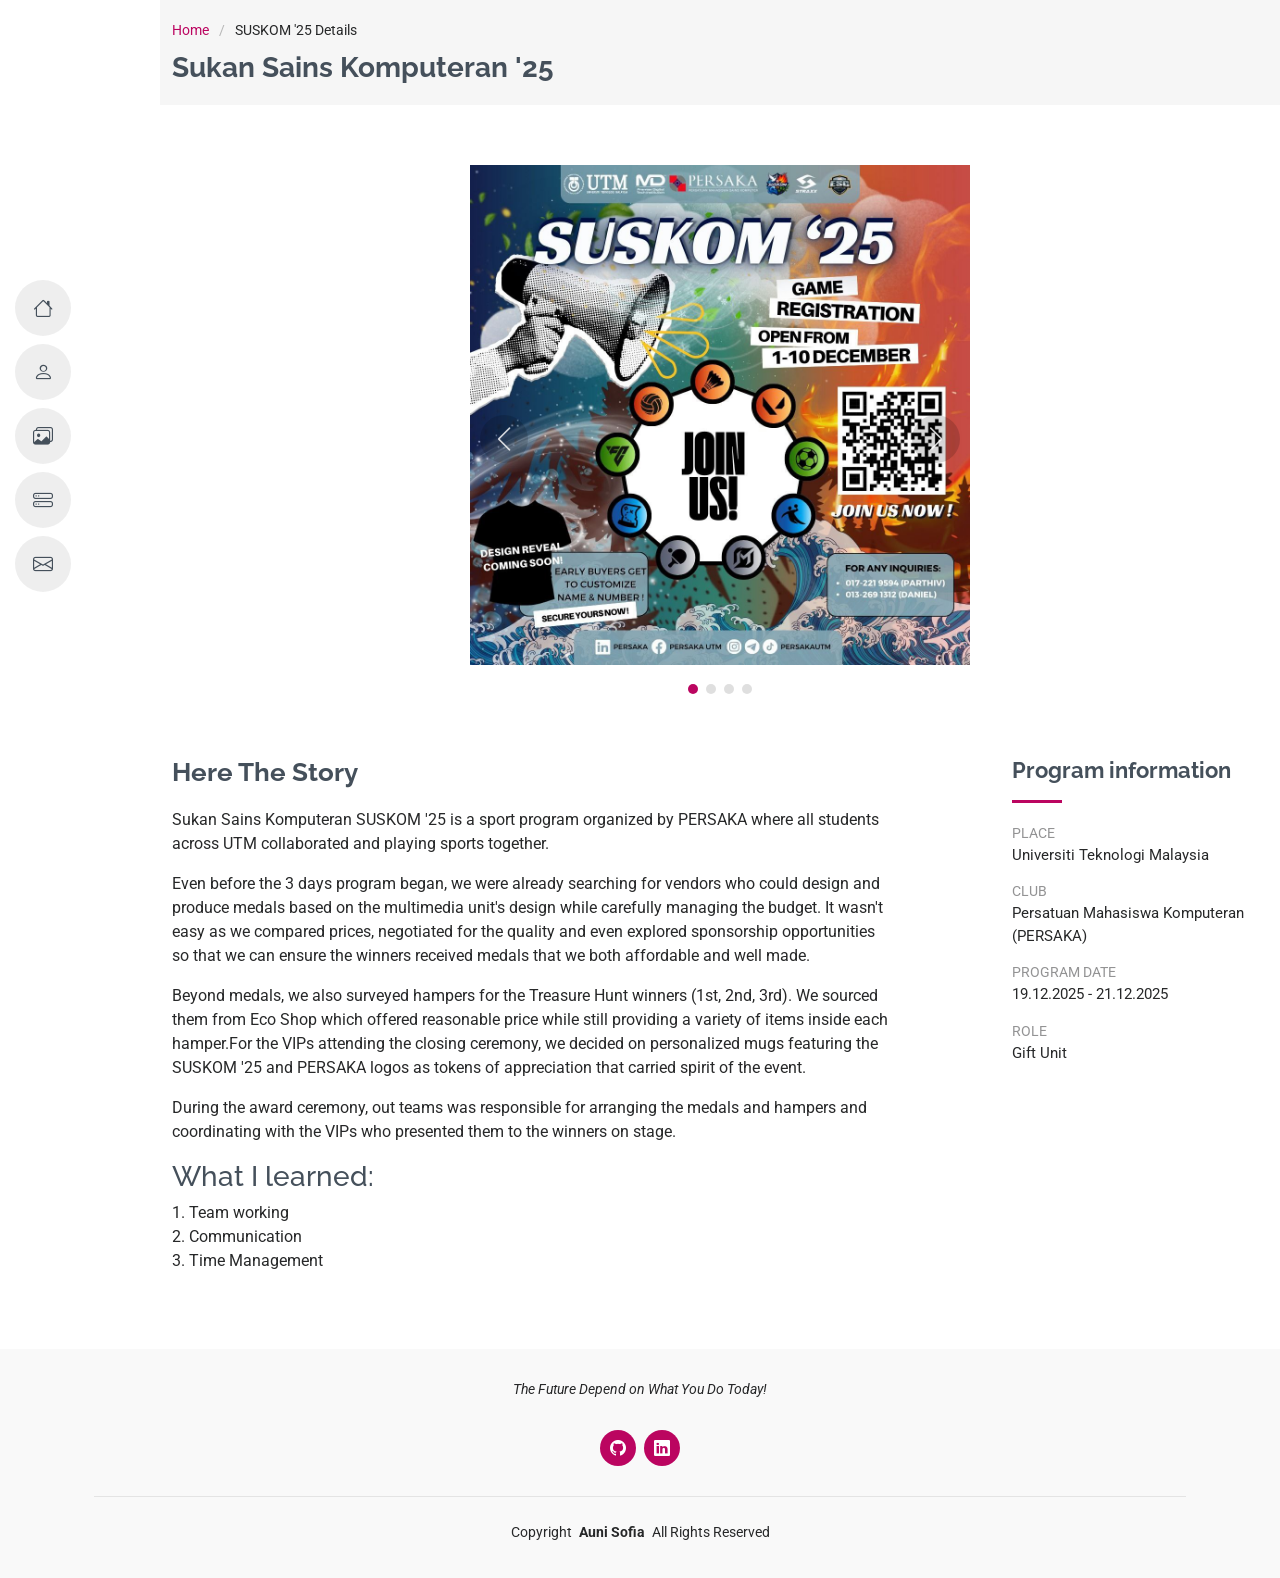
<file: suskom25.html>
<!DOCTYPE html>
<html lang="en">

<head>
  <meta charset="utf-8">
  <meta content="width=device-width, initial-scale=1.0" name="viewport">
  <title>SUSKOM '25</title>
  <meta content="" name="description">
  <meta content="" name="keywords">

  <!-- Favicons -->
  <link href="assets/img/duckfavicon.png" rel="icon">
  <link href="assets/img/apple-touch-icon.png" rel="apple-touch-icon">

  <!-- Fonts -->
  <link href="https://fonts.googleapis.com" rel="preconnect">
  <link href="https://fonts.gstatic.com" rel="preconnect" crossorigin>
  <link href="https://fonts.googleapis.com/css2?family=Roboto:ital,wght@0,100;0,300;0,400;0,500;0,700;0,900;1,100;1,300;1,400;1,500;1,700;1,900&family=Poppins:ital,wght@0,100;0,200;0,300;0,400;0,500;0,600;0,700;0,800;0,900;1,100;1,200;1,300;1,400;1,500;1,600;1,700;1,800;1,900&family=Raleway:ital,wght@0,100;0,200;0,300;0,400;0,500;0,600;0,700;0,800;0,900;1,100;1,200;1,300;1,400;1,500;1,600;1,700;1,800;1,900&display=swap" rel="stylesheet">

  <!-- Vendor CSS Files -->
  <link href="assets/vendor/bootstrap/css/bootstrap.min.css" rel="stylesheet">
  <link href="assets/vendor/bootstrap-icons/bootstrap-icons.css" rel="stylesheet">
  <link href="assets/vendor/aos/aos.css" rel="stylesheet">
  <link href="assets/vendor/glightbox/css/glightbox.min.css" rel="stylesheet">
  <link href="assets/vendor/swiper/swiper-bundle.min.css" rel="stylesheet">

  <!-- Main CSS File -->
  <link href="assets/css/main.css" rel="stylesheet">

  <!-- =======================================================
  * Template Name: MyResume
  * Template URL: https://bootstrapmade.com/free-html-bootstrap-template-my-resume/
  * Updated: Jun 29 2024 with Bootstrap v5.3.3
  * Author: BootstrapMade.com
  * License: https://bootstrapmade.com/license/
  ======================================================== -->
</head>

<body class="portfolio-details-page">

  <header id="header" class="header d-flex flex-column justify-content-center">

    <i class="header-toggle d-xl-none bi bi-list"></i>

    <nav id="navmenu" class="navmenu">
      <ul>
        <li><a href="index.html"><i class="bi bi-house navicon"></i><span>Home</span></a></li>
        <li><a href="index.html"><i class="bi bi-person navicon"></i><span>About</span></a></li>

        <!-- <li><a href="#resume"><i class="bi bi-file-earmark-text navicon"></i><span>Resume</span></a></li> -->

        <li><a href="index.html"><i class="bi bi-images navicon"></i><span>Features</span></a></li>
        <li><a href="index.html"><i class="bi bi-hdd-stack navicon"></i><span>Programs</span></a></li>
        <li><a href="index.html"><i class="bi bi-envelope navicon"></i><span>Contact</span></a></li>
      </ul>
    </nav>

  </header>

  <main class="main">

    <!-- Page Title -->
    <div class="page-title" data-aos="fade">
      <div class="container">
        <nav class="breadcrumbs">
          <ol>
            <li><a href="index.html">Home</a></li>
            <li class="current">SUSKOM '25 Details</li>
          </ol>
        </nav>
        <h1>Sukan Sains Komputeran '25</h1>
      </div>
    </div><!-- End Page Title -->

    <!-- Portfolio Details Section -->
    <section id="portfolio-details" class="portfolio-details section">

      <div class="container" data-aos="fade-up">

        <div class="portfolio-details-slider swiper init-swiper">
          <script type="application/json" class="swiper-config">
            {
              "loop": true,
              "speed": 600,
              "autoplay": {
                "delay": 5000
              },
              "slidesPerView": "auto",
              "navigation": {
                "nextEl": ".swiper-button-next",
                "prevEl": ".swiper-button-prev"
              },
              "pagination": {
                "el": ".swiper-pagination",
                "type": "bullets",
                "clickable": true
              }
            }
          </script>
          <div class="swiper-wrapper align-items-center">

            <div class="swiper-slide">
              <img src="assets/img/suskom25/suskom4.jpg" alt="">
            </div>

            <div class="swiper-slide">
              <img src="assets/img/suskom25/suskom2.jpg" alt="">
            </div>

            <div class="swiper-slide">
              <img src="assets/img/suskom25/suskom1.jpg" alt="">
            </div>

            <div class="swiper-slide">
              <img src="assets/img/suskom25/suskom3.jpg" alt="">
            </div>

          </div>
          <div class="swiper-button-prev"></div>
          <div class="swiper-button-next"></div>
          <div class="swiper-pagination"></div>
        </div>

        <div class="row justify-content-between gy-4 mt-4">

          <div class="col-lg-8" data-aos="fade-up">
            <div class="portfolio-description">
              <h2>Here The Story</h2>
              <p>
                Sukan Sains Komputeran SUSKOM '25 is a sport program organized by PERSAKA where all students across UTM collaborated and playing sports together.
              </p>
              <p>
                Even before the 3 days program began, we were already searching for vendors who could design and produce medals based on the multimedia unit's design while carefully managing the budget. 
                It wasn't easy as we compared prices, negotiated for the quality and even explored sponsorship opportunities so that we can ensure the winners received medals that we both affordable and well made. 
              </p>

              <p>
                Beyond medals, we also surveyed hampers for the Treasure Hunt winners (1st, 2nd, 3rd). We sourced them from Eco Shop which offered reasonable price while still 
                providing a variety of items inside each hamper.For the VIPs attending the closing ceremony, we decided on personalized mugs featuring the SUSKOM '25 and PERSAKA 
                logos as tokens of appreciation that carried spirit of the event.
              </p>

              <p>
                During the award ceremony, out teams was responsible for arranging the medals and hampers and coordinating with the VIPs who presented them to the winners on stage.
              </p>

              <h3>What I learned:</h3>
              <p>
                1. Team working<br>
                2. Communication<br>
                3. Time Management<br>
              </p>

            </div>
          </div>

          <div class="col-lg-3" data-aos="fade-up" data-aos-delay="100">
            <div class="portfolio-info">
              <h3>Program information</h3>
              <ul>
                <li><strong>PLACE</strong> Universiti Teknologi Malaysia</li>
                <li><strong>CLUB</strong> Persatuan Mahasiswa Komputeran (PERSAKA)</li>
                <li><strong>PROGRAM DATE</strong> 19.12.2025 - 21.12.2025</li>
                <li><strong>ROLE</strong> Gift Unit</li>
              </ul>
            </div>
          </div>

        </div>

      </div>

    </section><!-- /Portfolio Details Section -->

  </main>

  <footer id="footer" class="footer position-relative light-background">
    <div class="container">
      <p>The Future Depend on What You Do Today!</p>
      <div class="social-links d-flex justify-content-center">
        <a href="https://github.com/Aunisofia"><i class="bi bi-github"></i></a>
        <a href="https://www.linkedin.com/in/aunisofia05"><i class="bi bi-linkedin"></i></a>
      </div>
      <div class="container">
        <div class="copyright">
          <span>Copyright</span> <strong class="px-1 sitename">Auni Sofia</strong> <span>All Rights Reserved</span>
        </div>
        <div class="credits">
          <!-- All the links in the footer should remain intact. -->
          <!-- You can delete the links only if you've purchased the pro version. -->
          <!-- Licensing information: https://bootstrapmade.com/license/ -->
          <!-- Purchase the pro version with working PHP/AJAX contact form: [buy-url] -->
          <!-- Designed by <a href="https://bootstrapmade.com/">BootstrapMade</a> Distribuited by <a href="https://themewagon.com">ThemeWagon</a> -->
        </div>
      </div>
    </div>
  </footer>

  <!-- Scroll Top -->
  <a href="#" id="scroll-top" class="scroll-top d-flex align-items-center justify-content-center"><i class="bi bi-arrow-up-short"></i></a>

  <!-- Preloader -->
  <div id="preloader"></div>

  <!-- Vendor JS Files -->
  <script src="assets/vendor/bootstrap/js/bootstrap.bundle.min.js"></script>
  <script src="assets/vendor/php-email-form/validate.js"></script>
  <script src="assets/vendor/aos/aos.js"></script>
  <script src="assets/vendor/typed.js/typed.umd.js"></script>
  <script src="assets/vendor/purecounter/purecounter_vanilla.js"></script>
  <script src="assets/vendor/waypoints/noframework.waypoints.js"></script>
  <script src="assets/vendor/glightbox/js/glightbox.min.js"></script>
  <script src="assets/vendor/imagesloaded/imagesloaded.pkgd.min.js"></script>
  <script src="assets/vendor/isotope-layout/isotope.pkgd.min.js"></script>
  <script src="assets/vendor/swiper/swiper-bundle.min.js"></script>

  <!-- Main JS File -->
  <script src="assets/js/main.js"></script>

</body>

</html>
</file>
<file: assets/css/main.css>
/**
* Template Name: MyResume
* Template URL: https://bootstrapmade.com/free-html-bootstrap-template-my-resume/
* Updated: Jun 29 2024 with Bootstrap v5.3.3
* Author: BootstrapMade.com
* License: https://bootstrapmade.com/license/
*/

/*--------------------------------------------------------------
# Font & Color Variables
# Help: https://bootstrapmade.com/color-system/
--------------------------------------------------------------*/
/* Fonts */
:root {
  --default-font: "Roboto",  system-ui, -apple-system, "Segoe UI", Roboto, "Helvetica Neue", Arial, "Noto Sans", "Liberation Sans", sans-serif, "Apple Color Emoji", "Segoe UI Emoji", "Segoe UI Symbol", "Noto Color Emoji";
  --heading-font: "Raleway",  sans-serif;
  --nav-font: "Poppins",  sans-serif;
}

/* Global Colors - The following color variables are used throughout the website. Updating them here will change the color scheme of the entire website */
:root { 
  --background-color: #ffffff; /* Background color for the entire website, including individual sections */
  --default-color: #272829; /* Default color used for the majority of the text content across the entire website */
  --heading-color: #45505b; /* Color for headings, subheadings and title throughout the website */
  --accent-color: #bb0560; /* Accent color that represents your brand on the website. It's used for buttons, links, and other elements that need to stand out */
  --surface-color: #ffffff; /* The surface color is used as a background of boxed elements within sections, such as cards, icon boxes, or other elements that require a visual separation from the global background. */
  --contrast-color: #ffffff; /* Contrast color for text, ensuring readability against backgrounds of accent, heading, or default colors. */
}

/* Nav Menu Colors - The following color variables are used specifically for the navigation menu. They are separate from the global colors to allow for more customization options */
:root {
  --nav-color: #45505b;  /* The default color of the main navmenu links */
  --nav-hover-color: #bb0560; /* Applied to main navmenu links when they are hovered over or active */
  --nav-mobile-background-color: #ffffff; /* Used as the background color for mobile navigation menu */
  --nav-dropdown-background-color: #ffffff; /* Used as the background color for dropdown items that appear when hovering over primary navigation items */
  --nav-dropdown-color: #212529; /* Used for navigation links of the dropdown items in the navigation menu. */
  --nav-dropdown-hover-color: #bb0560; /* Similar to --nav-hover-color, this color is applied to dropdown navigation links when they are hovered over. */
}

/* Color Presets - These classes override global colors when applied to any section or element, providing reuse of the sam color scheme. */

.light-background {
  --background-color: #f9f9f9;
  --surface-color: #ffffff;
}

.dark-background {
  --background-color: #060606;
  --default-color: #ffffff;
  --heading-color: #ffffff;
  --surface-color: #252525;
  --contrast-color: #ffffff;
}

/* Smooth scroll */
:root {
  scroll-behavior: smooth;
}

/*--------------------------------------------------------------
# General Styling & Shared Classes
--------------------------------------------------------------*/
body {
  color: var(--default-color);
  background-color: var(--background-color);
  font-family: var(--default-font);
}

a {
  color: var(--accent-color);
  text-decoration: none;
  transition: 0.3s;
}

a:hover {
  color: color-mix(in srgb, var(--accent-color), transparent 25%);
  text-decoration: none;
}

h1,
h2,
h3,
h4,
h5,
h6 {
  color: var(--heading-color);
  font-family: var(--heading-font);
}

/* PHP Email Form Messages
------------------------------*/
.php-email-form .error-message {
  display: none;
  background: #df1529;
  color: #ffffff;
  text-align: left;
  padding: 15px;
  margin-bottom: 24px;
  font-weight: 600;
}

.php-email-form .sent-message {
  display: none;
  color: #ffffff;
  background: #059652;
  text-align: center;
  padding: 15px;
  margin-bottom: 24px;
  font-weight: 600;
}

.php-email-form .loading {
  display: none;
  background: var(--surface-color);
  text-align: center;
  padding: 15px;
  margin-bottom: 24px;
}

.php-email-form .loading:before {
  content: "";
  display: inline-block;
  border-radius: 50%;
  width: 24px;
  height: 24px;
  margin: 0 10px -6px 0;
  border: 3px solid var(--accent-color);
  border-top-color: var(--surface-color);
  animation: php-email-form-loading 1s linear infinite;
}

@keyframes php-email-form-loading {
  0% {
    transform: rotate(0deg);
  }

  100% {
    transform: rotate(360deg);
  }
}

/*--------------------------------------------------------------
# Global Header
--------------------------------------------------------------*/
.header {
  color: var(--default-color);
  position: fixed;
  top: 0;
  left: 0;
  bottom: 0;
  padding: 0 15px;
  transition: all ease-in-out 0.3s;
  overflow-y: auto;
  z-index: 997;
  min-width: 200px;
}

@media (max-width: 1199px) {
  .header {
    background-color: var(--background-color);
    border-right: 1px solid color-mix(in srgb, var(--default-color), transparent 90%);
    width: 300px;
    left: -100%;
  }
}

@media (min-width: 1200px) and (max-width: 1600px) {
  .header~main {
    margin-left: 160px;
  }

  .header~main .hero {
    margin-left: -160px;
    width: 100vw;
  }
}

.header.header-show {
  left: 0;
}

.header .header-toggle {
  color: var(--contrast-color);
  background-color: var(--accent-color);
  font-size: 22px;
  display: flex;
  align-items: center;
  justify-content: center;
  width: 40px;
  height: 40px;
  border-radius: 50%;
  cursor: pointer;
  position: fixed;
  top: 15px;
  right: 15px;
  z-index: 9999;
  transition: background-color 0.3s;
}

.header .header-toggle:hover {
  color: var(--contrast-color);
  background-color: color-mix(in srgb, var(--accent-color) 90%, white 15%);
}

/*--------------------------------------------------------------
# Navigation Menu
--------------------------------------------------------------*/
.navmenu {
  padding: 0;
  z-index: 9997;
}

.navmenu ul {
  list-style: none;
  padding: 0 0 20px 0;
  margin: 0;
  width: 140px;
}

.navmenu a,
.navmenu a:focus {
  color: var(--nav-color);
  font-family: var(--nav-font);
  display: flex;
  align-items: center;
  padding: 10px 18px;
  margin-bottom: 8px;
  font-size: 15px;
  border-radius: 50px;
  background: color-mix(in srgb, var(--default-color), transparent 92%);
  height: 56px;
  width: 100%;
  overflow: hidden;
  transition: 0.3s;
}

.navmenu a i,
.navmenu a:focus i {
  font-size: 20px;
}

.navmenu a span,
.navmenu a:focus span {
  padding: 0 5px 0 7px;
}

@media (min-width: 992px) {

  .navmenu a,
  .navmenu a:focus {
    max-width: 56px;
  }

  .navmenu a span,
  .navmenu a:focus span {
    display: none;
  }
}

.navmenu a:hover,
.navmenu .active,
.navmenu .active:focus,
.navmenu li:hover>a {
  color: var(--contrast-color);
  background: var(--nav-hover-color);
}

.navmenu a:hover,
.navmenu li:hover>a {
  max-width: 100%;
  color: var(--contrast-color);
}

.navmenu a:hover span,
.navmenu li:hover>a span {
  display: block;
}

/*--------------------------------------------------------------
# Global Footer
--------------------------------------------------------------*/
.footer {
  color: var(--default-color);
  background-color: var(--background-color);
  font-size: 14px;
  text-align: center;
  padding: 30px 0;
  position: relative;
}

.footer h3 {
  font-size: 36px;
  font-weight: 700;
  position: relative;
  padding: 0;
  margin: 0 0 15px 0;
}

.footer p {
  font-size: 15;
  font-style: italic;
  padding: 0;
  margin: 0 0 30px 0;
}

.footer .social-links {
  margin: 0 0 30px 0;
}

.footer .social-links a {
  font-size: 16px;
  display: flex;
  align-items: center;
  justify-content: center;
  background: var(--accent-color);
  color: var(--contrast-color);
  line-height: 1;
  margin: 0 4px;
  border-radius: 50%;
  text-align: center;
  width: 36px;
  height: 36px;
  transition: 0.3s;
}

.footer .social-links a:hover {
  background: color-mix(in srgb, var(--accent-color), transparent 20%);
  text-decoration: none;
}

.footer .copyright {
  padding-top: 25px;
  border-top: 1px solid color-mix(in srgb, var(--default-color), transparent 90%);
}

.footer .credits {
  font-size: 13px;
  padding-top: 5px;
}

/*--------------------------------------------------------------
# Preloader
--------------------------------------------------------------*/
#preloader {
  position: fixed;
  inset: 0;
  z-index: 999999;
  overflow: hidden;
  background: var(--background-color);
  transition: all 0.6s ease-out;
}

#preloader:before {
  content: "";
  position: fixed;
  top: calc(50% - 30px);
  left: calc(50% - 30px);
  border: 6px solid #ffffff;
  border-color: var(--accent-color) transparent var(--accent-color) transparent;
  border-radius: 50%;
  width: 60px;
  height: 60px;
  animation: animate-preloader 1.5s linear infinite;
}

@keyframes animate-preloader {
  0% {
    transform: rotate(0deg);
  }

  100% {
    transform: rotate(360deg);
  }
}

/*--------------------------------------------------------------
# Scroll Top Button
--------------------------------------------------------------*/
.scroll-top {
  position: fixed;
  visibility: hidden;
  opacity: 0;
  right: 15px;
  bottom: -15px;
  z-index: 99999;
  background-color: var(--accent-color);
  width: 44px;
  height: 44px;
  border-radius: 50px;
  transition: all 0.4s;
}

.scroll-top i {
  font-size: 24px;
  color: var(--contrast-color);
  line-height: 0;
}

.scroll-top:hover {
  background-color: color-mix(in srgb, var(--accent-color), transparent 20%);
  color: var(--contrast-color);
}

.scroll-top.active {
  visibility: visible;
  opacity: 1;
  bottom: 15px;
}

/*--------------------------------------------------------------
# Disable aos animation delay on mobile devices
--------------------------------------------------------------*/
@media screen and (max-width: 768px) {
  [data-aos-delay] {
    transition-delay: 0 !important;
  }
}

/*--------------------------------------------------------------
# Global Page Titles & Breadcrumbs
--------------------------------------------------------------*/
.page-title {
  --background-color: color-mix(in srgb, var(--default-color), transparent 96%);
  color: var(--default-color);
  background-color: var(--background-color);
  padding: 20px 0;
  position: relative;
}

.page-title h1 {
  font-size: 28px;
  font-weight: 700;
  margin: 0;
}

.page-title .breadcrumbs ol {
  display: flex;
  flex-wrap: wrap;
  list-style: none;
  padding: 0 0 10px 0;
  margin: 0;
  font-size: 14px;
  font-weight: 400;
}

.page-title .breadcrumbs ol li+li {
  padding-left: 10px;
}

.page-title .breadcrumbs ol li+li::before {
  content: "/";
  display: inline-block;
  padding-right: 10px;
  color: color-mix(in srgb, var(--default-color), transparent 70%);
}

/*--------------------------------------------------------------
# Global Sections
--------------------------------------------------------------*/
section,
.section {
  color: var(--default-color);
  background-color: var(--background-color);
  padding: 60px 0;
  overflow: clip;
}

/*--------------------------------------------------------------
# Global Section Titles
--------------------------------------------------------------*/
.section-title {
  text-align: center;
  padding-bottom: 60px;
  position: relative;
}

.section-title h2 {
  font-size: 32px;
  font-weight: 700;
  margin-bottom: 20px;
  padding-bottom: 20px;
  position: relative;
}

.section-title h2:before {
  content: "";
  position: absolute;
  display: block;
  width: 160px;
  height: 1px;
  background: color-mix(in srgb, var(--default-color), transparent 60%);
  left: 0;
  right: 0;
  bottom: 1px;
  margin: auto;
}

.section-title h2::after {
  content: "";
  position: absolute;
  display: block;
  width: 60px;
  height: 3px;
  background: var(--accent-color);
  left: 0;
  right: 0;
  bottom: 0;
  margin: auto;
}

.section-title p {
  margin-bottom: 0;
}

/*--------------------------------------------------------------
# Hero Section
--------------------------------------------------------------*/
.hero {
  width: 100%;
  min-height: 100vh;
  position: relative;
  padding: 80px 0;
  display: flex;
  align-items: center;
  justify-content: center;
}

.hero img {
  position: absolute;
  inset: 0;
  display: block;
  width: 100%;
  height: 100%;
  object-fit: cover;
  z-index: 1;
}

.hero:before {
  content: "";
  background: color-mix(in srgb, var(--background-color), transparent 30%);
  position: absolute;
  inset: 0;
  z-index: 2;
}

.hero .container {
  position: relative;
  z-index: 3;
}

.hero h2 {
  margin: 0;
  font-size: 64px;
  font-weight: 700;
}

.hero p {
  margin: 5px 0 0 0;
  font-size: 26px;
}

.hero p span {
  letter-spacing: 1px;
  border-bottom: 2px solid var(--accent-color);
}

.hero .social-links {
  margin-top: 25px;
}

.hero .social-links a {
  font-size: 20px;
  display: inline-block;
  color: color-mix(in srgb, var(--default-color), transparent 30%);
  line-height: 1;
  margin-right: 20px;
  transition: 0.3s;
}

.hero .social-links a:hover {
  color: var(--accent-color);
}

@media (max-width: 768px) {
  .hero h2 {
    font-size: 32px;
  }

  .hero p {
    font-size: 20px;
  }
}

/*--------------------------------------------------------------
# About Section
--------------------------------------------------------------*/
.about .content h2 {
  font-weight: 700;
  font-size: 24px;
}

.about .content ul {
  list-style: none;
  padding: 0;
}

.about .content ul li {
  margin-bottom: 20px;
  display: flex;
  align-items: center;
}

.about .content ul strong {
  margin-right: 10px;
}

.about .content ul i {
  font-size: 16px;
  margin-right: 5px;
  color: var(--accent-color);
  line-height: 0;
}

/*--------------------------------------------------------------
# Stats Section
--------------------------------------------------------------*/
.stats i {
  background-color: var(--accent-color);
  color: var(--contrast-color);
  width: 54px;
  height: 54px;
  font-size: 24px;
  border-radius: 50px;
  display: inline-flex;
  align-items: center;
  justify-content: center;
  position: relative;
  z-index: 1;
}

.stats .stats-item {
  margin-top: 10px;
  width: 100%;
  position: relative;
  text-align: center;
  z-index: 0;
}

.stats .stats-item span {
  font-size: 36px;
  display: block;
  font-weight: 700;
  color: color-mix(in srgb, var(--default-color), transparent 20%);
}

.stats .stats-item p {
  padding: 0;
  margin: 0;
  color: color-mix(in srgb, var(--default-color), transparent 50%);
  font-size: 16px;
}

/*--------------------------------------------------------------
# Skills Section
--------------------------------------------------------------*/
.skills .progress {
  height: 60px;
  display: block;
  background: none;
  border-radius: 0;
}

.skills .progress .skill {
  color: var(--heading-color);
  padding: 0;
  margin: 0 0 6px 0;
  text-transform: uppercase;
  display: block;
  font-weight: 600;
  font-family: var(--heading-font);
}

.skills .progress .skill .val {
  float: right;
  font-style: normal;
}

.skills .progress-bar-wrap {
  background: color-mix(in srgb, var(--default-color), transparent 90%);
  height: 10px;
}

.skills .progress-bar {
  width: 1px;
  height: 10px;
  transition: 0.9s;
  background-color: var(--accent-color);
}

/*--------------------------------------------------------------
# Resume Section
--------------------------------------------------------------*/
.resume .resume-title {
  color: var(--heading-color);
  font-size: 26px;
  font-weight: 700;
  margin-top: 20px;
  margin-bottom: 20px;
}

.resume .resume-item {
  padding: 0 0 20px 20px;
  margin-top: -2px;
  border-left: 2px solid var(--accent-color);
  position: relative;
}

.resume .resume-item h4 {
  line-height: 18px;
  font-size: 18px;
  font-weight: 600;
  text-transform: uppercase;
  color: color-mix(in srgb, var(--default-color), transparent 20%);
  margin-bottom: 10px;
}

.resume .resume-item h5 {
  font-size: 16px;
  padding: 5px 15px;
  display: inline-block;
  font-weight: 600;
  margin-bottom: 10px;
}

.resume .resume-item ul {
  padding-left: 20px;
}

.resume .resume-item ul li {
  padding-bottom: 10px;
}

.resume .resume-item:last-child {
  padding-bottom: 0;
}

.resume .resume-item::before {
  content: "";
  position: absolute;
  width: 16px;
  height: 16px;
  border-radius: 50px;
  left: -9px;
  top: 0;
  background: var(--background-color);
  border: 2px solid var(--accent-color);
}

/*--------------------------------------------------------------
# Portfolio Section
--------------------------------------------------------------*/
.portfolio .portfolio-filters {
  padding: 0;
  margin: 0 auto 20px auto;
  list-style: none;
  text-align: center;
}

.portfolio .portfolio-filters li {
  cursor: pointer;
  display: inline-block;
  padding: 8px 20px 10px 20px;
  margin: 0;
  font-size: 15px;
  font-weight: 500;
  line-height: 1;
  margin-bottom: 5px;
  border-radius: 50px;
  transition: all 0.3s ease-in-out;
  font-family: var(--heading-font);
}

.portfolio .portfolio-filters li:hover,
.portfolio .portfolio-filters li.filter-active {
  color: var(--contrast-color);
  background-color: var(--accent-color);
}

.portfolio .portfolio-filters li:first-child {
  margin-left: 0;
}

.portfolio .portfolio-filters li:last-child {
  margin-right: 0;
}

@media (max-width: 575px) {
  .portfolio .portfolio-filters li {
    font-size: 14px;
    margin: 0 0 10px 0;
  }
}

.portfolio .portfolio-item {
  position: relative;
  overflow: hidden;
}

.portfolio .portfolio-item .portfolio-info {
  opacity: 0;
  position: absolute;
  left: 12px;
  right: 12px;
  bottom: -100%;
  z-index: 3;
  transition: all ease-in-out 0.5s;
  background: color-mix(in srgb, var(--background-color), transparent 10%);
  padding: 15px;
}

.portfolio .portfolio-item .portfolio-info h4 {
  font-size: 18px;
  font-weight: 600;
  padding-right: 50px;
}

.portfolio .portfolio-item .portfolio-info p {
  color: color-mix(in srgb, var(--default-color), transparent 30%);
  font-size: 14px;
  margin-bottom: 0;
  padding-right: 50px;
}

.portfolio .portfolio-item .portfolio-info .preview-link,
.portfolio .portfolio-item .portfolio-info .details-link {
  position: absolute;
  right: 50px;
  font-size: 24px;
  top: calc(50% - 14px);
  color: color-mix(in srgb, var(--default-color), transparent 30%);
  transition: 0.3s;
  line-height: 0;
}

.portfolio .portfolio-item .portfolio-info .preview-link:hover,
.portfolio .portfolio-item .portfolio-info .details-link:hover {
  color: var(--accent-color);
}

.portfolio .portfolio-item .portfolio-info .details-link {
  right: 14px;
  font-size: 28px;
}

.portfolio .portfolio-item:hover .portfolio-info {
  opacity: 1;
  bottom: 0;
}

/*--------------------------------------------------------------
# Services Section
--------------------------------------------------------------*/
.services .service-item {
  background-color: var(--surface-color);
  box-shadow: 0px 5px 90px 0px rgba(0, 0, 0, 0.1);
  height: 100%;
  padding: 60px 30px;
  text-align: center;
  transition: 0.3s;
  border-radius: 5px;
}

.services .service-item .icon {
  margin: 0 auto;
  width: 100px;
  height: 100px;
  display: flex;
  align-items: center;
  justify-content: center;
  transition: ease-in-out 0.3s;
  position: relative;
}

.services .service-item .icon i {
  font-size: 36px;
  transition: 0.5s;
  position: relative;
}

.services .service-item .icon svg {
  position: absolute;
  top: 0;
  left: 0;
}

.services .service-item .icon svg path {
  transition: 0.5s;
  fill: color-mix(in srgb, var(--default-color), transparent 95%);
}

.services .service-item h3 {
  font-weight: 700;
  margin: 10px 0 15px 0;
  font-size: 22px;
}

.services .service-item p {
  line-height: 24px;
  font-size: 14px;
  margin-bottom: 0;
}

.services .service-item:hover {
  box-shadow: 0px 5px 35px 0px rgba(0, 0, 0, 0.1);
}

.services .service-item.item-cyan i {
  color: #0dcaf0;
}

.services .service-item.item-cyan:hover .icon i {
  color: #fff;
}

.services .service-item.item-cyan:hover .icon path {
  fill: #0dcaf0;
}

.services .service-item.item-orange i {
  color: #fd7e14;
}

.services .service-item.item-orange:hover .icon i {
  color: #fff;
}

.services .service-item.item-orange:hover .icon path {
  fill: #fd7e14;
}

.services .service-item.item-teal i {
  color: #20c997;
}

.services .service-item.item-teal:hover .icon i {
  color: #fff;
}

.services .service-item.item-teal:hover .icon path {
  fill: #20c997;
}

.services .service-item.item-red i {
  color: #df1529;
}

.services .service-item.item-red:hover .icon i {
  color: #fff;
}

.services .service-item.item-red:hover .icon path {
  fill: #df1529;
}

.services .service-item.item-indigo i {
  color: #6610f2;
}

.services .service-item.item-indigo:hover .icon i {
  color: #fff;
}

.services .service-item.item-indigo:hover .icon path {
  fill: #6610f2;
}

.services .service-item.item-pink i {
  color: #f3268c;
}

.services .service-item.item-pink:hover .icon i {
  color: #fff;
}

.services .service-item.item-pink:hover .icon path {
  fill: #f3268c;
}

/*--------------------------------------------------------------
# Testimonials Section
--------------------------------------------------------------*/
.testimonials .testimonials-carousel,
.testimonials .testimonials-slider {
  overflow: hidden;
}

.testimonials .testimonial-item .testimonial-content {
  border-left: 3px solid var(--accent-color);
  padding-left: 30px;
}

.testimonials .testimonial-item .testimonial-img {
  border-radius: 50%;
  border: 4px solid var(--background-color);
  margin: 0 auto;
}

.testimonials .testimonial-item h3 {
  font-size: 20px;
  font-weight: bold;
  margin: 10px 0 5px 0;
}

.testimonials .testimonial-item h4 {
  font-size: 14px;
  color: color-mix(in srgb, var(--default-color), transparent 40%);
  margin: 0 0 10px 0;
}

.testimonials .testimonial-item .stars i {
  color: #ffc107;
  margin: 0 1px;
}

.testimonials .testimonial-item .quote-icon-left,
.testimonials .testimonial-item .quote-icon-right {
  color: color-mix(in srgb, var(--accent-color), transparent 50%);
  font-size: 26px;
  line-height: 0;
}

.testimonials .testimonial-item .quote-icon-left {
  display: inline-block;
  left: -5px;
  position: relative;
}

.testimonials .testimonial-item .quote-icon-right {
  display: inline-block;
  right: -5px;
  position: relative;
  top: 10px;
  transform: scale(-1, -1);
}

.testimonials .testimonial-item p {
  font-style: italic;
}

.testimonials .swiper-wrapper {
  height: auto;
}

.testimonials .swiper-pagination {
  margin-top: 30px;
  position: relative;
}

.testimonials .swiper-pagination .swiper-pagination-bullet {
  width: 12px;
  height: 12px;
  background-color: color-mix(in srgb, var(--default-color), transparent 85%);
  opacity: 1;
}

.testimonials .swiper-pagination .swiper-pagination-bullet-active {
  background-color: var(--accent-color);
}

/*--------------------------------------------------------------
# Contact Section
--------------------------------------------------------------*/
.contact .info-item+.info-item {
  margin-top: 40px;
}

.contact .info-item i {
  color: var(--accent-color);
  background: color-mix(in srgb, var(--accent-color), transparent 92%);
  font-size: 20px;
  width: 44px;
  height: 44px;
  display: flex;
  justify-content: center;
  align-items: center;
  border-radius: 50px;
  transition: all 0.3s ease-in-out;
  margin-right: 15px;
}

.contact .info-item h3 {
  padding: 0;
  font-size: 18px;
  font-weight: 700;
  margin-bottom: 5px;
}

.contact .info-item p {
  padding: 0;
  margin-bottom: 0;
  font-size: 14px;
}

.contact .info-item:hover i {
  background: var(--accent-color);
  color: var(--contrast-color);
}

.contact .php-email-form {
  height: 100%;
}

.contact .php-email-form input[type=text],
.contact .php-email-form input[type=email],
.contact .php-email-form textarea {
  font-size: 14px;
  padding: 10px 15px;
  box-shadow: none;
  border-radius: 0;
  color: var(--default-color);
  background-color: color-mix(in srgb, var(--background-color), transparent 50%);
  border-color: color-mix(in srgb, var(--default-color), transparent 80%);
}

.contact .php-email-form input[type=text]:focus,
.contact .php-email-form input[type=email]:focus,
.contact .php-email-form textarea:focus {
  border-color: var(--accent-color);
}

.contact .php-email-form input[type=text]::placeholder,
.contact .php-email-form input[type=email]::placeholder,
.contact .php-email-form textarea::placeholder {
  color: color-mix(in srgb, var(--default-color), transparent 70%);
}

.contact .php-email-form button[type=submit] {
  color: var(--contrast-color);
  background: var(--accent-color);
  border: 0;
  padding: 10px 30px;
  transition: 0.4s;
  border-radius: 50px;
}

.contact .php-email-form button[type=submit]:hover {
  background: color-mix(in srgb, var(--accent-color), transparent 25%);
}

/*--------------------------------------------------------------
# Portfolio Details Section
--------------------------------------------------------------*/
.portfolio-details .portfolio-details-slider {
  width: 100%;
  max-width: 500px;  /* Adjust this to control square size */
  margin: 0 auto;    /* Center the slider */
}

.portfolio-details .portfolio-details-slider img {
  width: 100%;
  height: auto;
  aspect-ratio: 1 / 1;  /* Makes it square */
  object-fit: contain;   /* Shows entire image without cropping */
  background-color: #f5f5f5;  /* Optional: background for empty space */
}

.portfolio-details .swiper-button-prev,
.portfolio-details .swiper-button-next {
  width: 48px;
  height: 48px;
}

.portfolio-details .swiper-button-prev:after,
.portfolio-details .swiper-button-next:after {
  color: rgba(255, 255, 255, 0.8);
  background-color: rgba(0, 0, 0, 0.15);
  font-size: 24px;
  border-radius: 50%;
  width: 48px;
  height: 48px;
  display: flex;
  align-items: center;
  justify-content: center;
  transition: 0.3s;
}

.portfolio-details .swiper-button-prev:hover:after,
.portfolio-details .swiper-button-next:hover:after {
  background-color: rgba(0, 0, 0, 0.3);
}

@media (max-width: 575px) {

  .portfolio-details .swiper-button-prev,
  .portfolio-details .swiper-button-next {
    display: none;
  }
}

.portfolio-details .swiper-pagination {
  margin-top: 20px;
  position: relative;
}

.portfolio-details .swiper-pagination .swiper-pagination-bullet {
  width: 10px;
  height: 10px;
  background-color: color-mix(in srgb, var(--default-color), transparent 85%);
  opacity: 1;
}

.portfolio-details .swiper-pagination .swiper-pagination-bullet-active {
  background-color: var(--accent-color);
}

.portfolio-details .portfolio-info h3 {
  font-size: 22px;
  font-weight: 700;
  margin-bottom: 20px;
  padding-bottom: 20px;
  position: relative;
}

.portfolio-details .portfolio-info h3:after {
  content: "";
  position: absolute;
  display: block;
  width: 50px;
  height: 3px;
  background: var(--accent-color);
  left: 0;
  bottom: 0;
}

.portfolio-details .portfolio-info ul {
  list-style: none;
  padding: 0;
  font-size: 15px;
}

.portfolio-details .portfolio-info ul li {
  display: flex;
  flex-direction: column;
  padding-bottom: 15px;
}

.portfolio-details .portfolio-info ul strong {
  text-transform: uppercase;
  font-weight: 400;
  color: color-mix(in srgb, var(--default-color), transparent 50%);
  font-size: 14px;
}

.portfolio-details .portfolio-info .btn-visit {
  padding: 8px 40px;
  background: var(--accent-color);
  color: var(--contrast-color);
  border-radius: 50px;
  transition: 0.3s;
}

.portfolio-details .portfolio-info .btn-visit:hover {
  background: color-mix(in srgb, var(--accent-color), transparent 20%);
}

.portfolio-details .portfolio-description h2 {
  font-size: 26px;
  font-weight: 700;
  margin-bottom: 20px;
}

.portfolio-details .portfolio-description p {
  padding: 0;
}

.portfolio-details .portfolio-description .testimonial-item {
  padding: 30px 30px 0 30px;
  position: relative;
  background: color-mix(in srgb, var(--default-color), transparent 97%);
  margin-bottom: 50px;
}

.portfolio-details .portfolio-description .testimonial-item .testimonial-img {
  width: 90px;
  border-radius: 50px;
  border: 6px solid var(--background-color);
  float: left;
  margin: 0 10px 0 0;
}

.portfolio-details .portfolio-description .testimonial-item h3 {
  font-size: 18px;
  font-weight: bold;
  margin: 15px 0 5px 0;
  padding-top: 20px;
}

.portfolio-details .portfolio-description .testimonial-item h4 {
  font-size: 14px;
  color: #6c757d;
  margin: 0;
}

.portfolio-details .portfolio-description .testimonial-item .quote-icon-left,
.portfolio-details .portfolio-description .testimonial-item .quote-icon-right {
  color: color-mix(in srgb, var(--accent-color), transparent 50%);
  font-size: 26px;
  line-height: 0;
}

.portfolio-details .portfolio-description .testimonial-item .quote-icon-left {
  display: inline-block;
  left: -5px;
  position: relative;
}

.portfolio-details .portfolio-description .testimonial-item .quote-icon-right {
  display: inline-block;
  right: -5px;
  position: relative;
  top: 10px;
  transform: scale(-1, -1);
}

.portfolio-details .portfolio-description .testimonial-item p {
  font-style: italic;
  margin: 0 0 15px 0 0 0;
  padding: 0;
}

/*--------------------------------------------------------------
# Service Details Section
--------------------------------------------------------------*/
.service-details .service-box {
  padding: 20px;
  box-shadow: 0px 2px 20px rgba(0, 0, 0, 0.1);
}

.service-details .service-box+.service-box {
  margin-top: 30px;
}

.service-details .service-box h4 {
  font-size: 20px;
  font-weight: 700;
  border-bottom: 2px solid color-mix(in srgb, var(--default-color), transparent 92%);
  padding-bottom: 15px;
  margin-bottom: 15px;
}

.service-details .services-list a {
  color: color-mix(in srgb, var(--default-color), transparent 20%);
  background-color: color-mix(in srgb, var(--default-color), transparent 96%);
  display: flex;
  align-items: center;
  padding: 12px 15px;
  margin-top: 15px;
  transition: 0.3s;
}

.service-details .services-list a:first-child {
  margin-top: 0;
}

.service-details .services-list a i {
  font-size: 16px;
  margin-right: 8px;
  color: var(--accent-color);
}

.service-details .services-list a.active {
  color: var(--contrast-color);
  background-color: var(--accent-color);
}

.service-details .services-list a.active i {
  color: var(--contrast-color);
}

.service-details .services-list a:hover {
  background-color: color-mix(in srgb, var(--accent-color), transparent 95%);
  color: var(--accent-color);
}

.service-details .download-catalog a {
  color: var(--default-color);
  display: flex;
  align-items: center;
  padding: 10px 0;
  transition: 0.3s;
  border-top: 1px solid color-mix(in srgb, var(--default-color), transparent 90%);
}

.service-details .download-catalog a:first-child {
  border-top: 0;
  padding-top: 0;
}

.service-details .download-catalog a:last-child {
  padding-bottom: 0;
}

.service-details .download-catalog a i {
  font-size: 24px;
  margin-right: 8px;
  color: var(--accent-color);
}

.service-details .download-catalog a:hover {
  color: var(--accent-color);
}

.service-details .help-box {
  background-color: var(--accent-color);
  color: var(--contrast-color);
  margin-top: 30px;
  padding: 30px 15px;
}

.service-details .help-box .help-icon {
  font-size: 48px;
}

.service-details .help-box h4,
.service-details .help-box a {
  color: var(--contrast-color);
}

.service-details .services-img {
  margin-bottom: 20px;
}

.service-details h3 {
  font-size: 26px;
  font-weight: 700;
}

.service-details p {
  font-size: 15px;
}

.service-details ul {
  list-style: none;
  padding: 0;
  font-size: 15px;
}

.service-details ul li {
  padding: 5px 0;
  display: flex;
  align-items: center;
}

.service-details ul i {
  font-size: 20px;
  margin-right: 8px;
  color: var(--accent-color);
}

/*--------------------------------------------------------------
Polaroid Stack
--------------------------------------------------------------*/
.polaroid-stack {
  position: relative;
  width: 300px;
  height: 350px;
  margin: auto;
}

.polaroid {
  position: absolute;
  background: #f5d45d;
  padding: 12px 12px 30px 12px;
  box-shadow: 0 4px 8px rgba(0,0,0,0.2);
  border: 1px solid #bb0560;
  transition: all 0.3s ease;
  width: 250px;
}

.polaroid img {
  width: 100%;
  height: auto;
  display: block;
  border: 1px solid #ddd;
}

.polaroid-caption {
  text-align: center;
  font-family: 'Courier New', monospace;
  font-size: 14px;
  margin-top: 50px;
  color: #333;
}

/* Stack positions */
.polaroid-1 {
  top: 0;
  left: 0;
  transform: rotate(-5deg);
  z-index: 3;
}

.polaroid-2 {
  top: 15px;
  left: 20px;
  transform: rotate(3deg);
  z-index: 2;
}

.polaroid-3 {
  top: 30px;
  left: 5px;
  transform: rotate(-2deg);
  z-index: 1;
}

/* Paperclip */
.paperclip {
  position: absolute;
  top: 20px;
  right: 40px;
  width: 30px;
  height: 30px;
  border: 3px solid #999;
  border-radius: 50% 50% 0 0;
  border-bottom: none;
  transform: rotate(15deg);
  z-index: 10;
}

.paperclip::before {
  content: '';
  position: absolute;
  top: 5px;
  left: -5px;
  width: 15px;
  height: 20px;
  border: 3px solid #999;
  border-radius: 50%;
  border-right: none;
  transform: rotate(-20deg);
}

/* Hover effect - optional */
.polaroid:hover {
  transform: scale(1.02) rotate(0deg);
  z-index: 10;
  box-shadow: 0 8px 16px rgba(0,0,0,0.3);
}

/*--------------------------------------------------------------
# Starter Section Section
--------------------------------------------------------------*/
.starter-section {
  /* Add your styles here */
}
</file>
